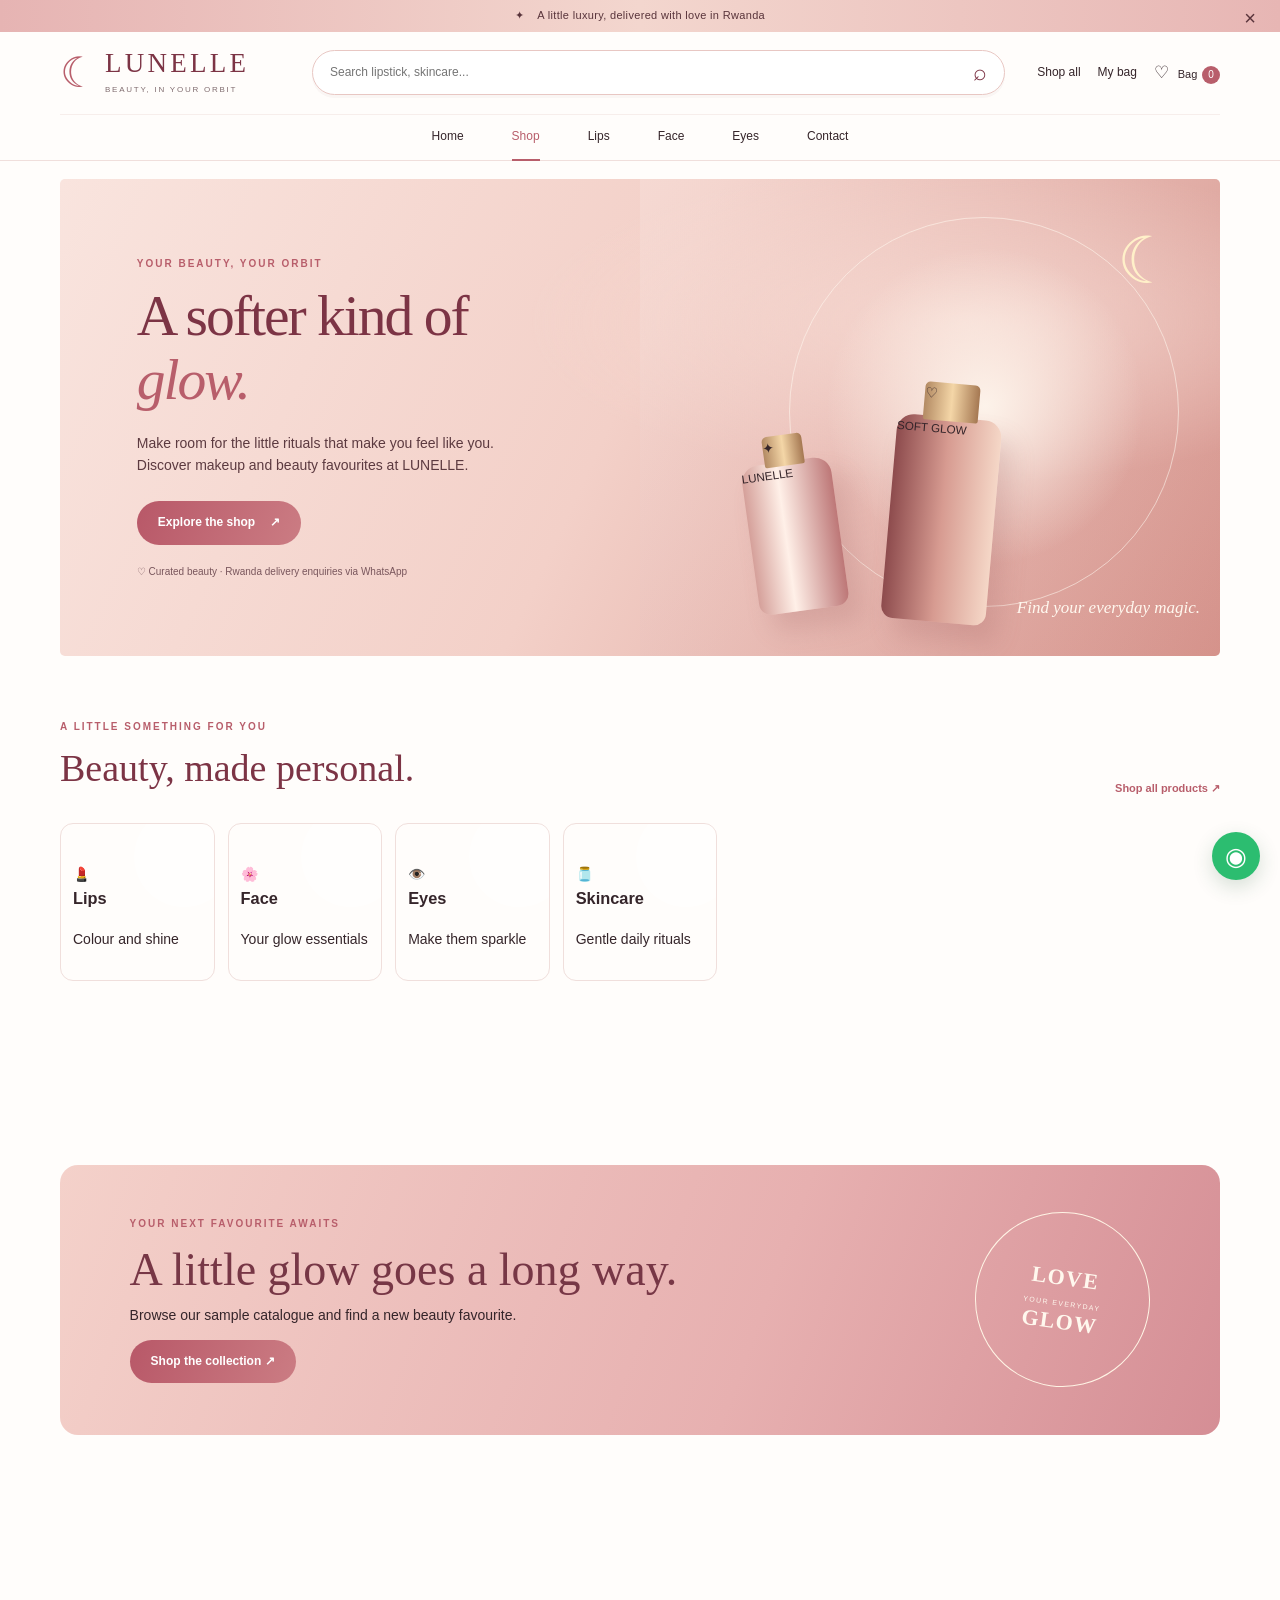
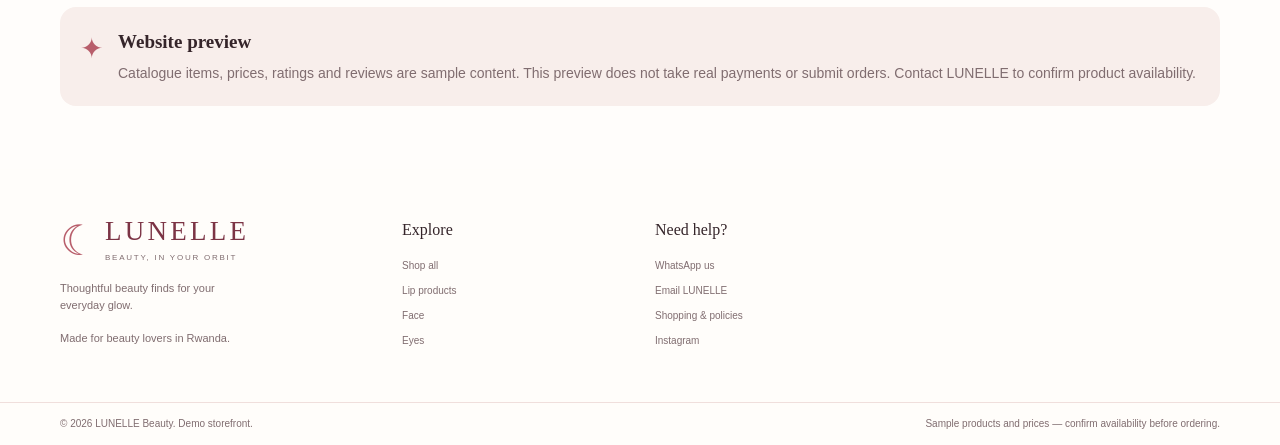
<file: LUNELLE FINAL PRODUCT-version/02-shop-product-version/index.html>
<!doctype html><html lang="en"><head><meta charset="utf-8"><meta name="viewport" content="width=device-width, initial-scale=1"><title>LUNELLE | Beauty, in your orbit</title><link rel="stylesheet" href="styles.css"></head><body><div class="announcement"><span class="announcement-dot">✦</span> A little luxury, delivered with love in Rwanda <button class="announcement-close" aria-label="Close announcement">×</button></div>
<header class="site-header"><div class="header-main container"><a class="brand" href="index.html" aria-label="Lunelle home"><span class="brand-moon">☾</span><span class="brand-copy"><span class="brand-name">LUNELLE</span><span class="brand-tagline">BEAUTY, IN YOUR ORBIT</span></span></a>
<form class="search" id="search-form"><label class="sr-only" for="search-input">Search products</label><input id="search-input" type="search" placeholder="Search lipstick, skincare..." autocomplete="off"><button aria-label="Search">⌕</button></form>
<div class="header-actions"><a class="header-link" href="shop.html">Shop all</a><a class="header-link" href="cart.html">My bag</a><button class="icon-button" id="cart-button" aria-label="View bag">♡ <span class="desktop-label">Bag</span> <span class="cart-count" id="cart-count">0</span></button><button class="menu-toggle" id="menu-toggle" aria-label="Toggle menu">☰</button></div></div>
<nav class="main-nav container" id="main-nav"><a href="index.html">Home</a><a class="active" href="shop.html">Shop</a><a href="shop.html?category=Lips">Lips</a><a href="shop.html?category=Face">Face</a><a href="shop.html?category=Eyes">Eyes</a><a href="#contact">Contact</a></nav></header><main><section class="hero container"><div class="hero-copy"><p class="eyebrow">YOUR BEAUTY, YOUR ORBIT</p><h1>A softer kind of <em>glow.</em></h1><p class="hero-description">Make room for the little rituals that make you feel like you. Discover makeup and beauty favourites at LUNELLE.</p><a class="button button-primary" href="shop.html">Explore the shop <span>↗</span></a><p class="hero-note">♡ Curated beauty · Rwanda delivery enquiries via WhatsApp</p></div><div class="hero-art"><div class="hero-glow"></div><div class="hero-orbit"></div><div class="hero-moon">☾</div><div class="hero-product product-one"><span>✦</span><small>LUNELLE</small></div><div class="hero-product product-two"><span>♡</span><small>SOFT GLOW</small></div><p class="hero-caption">Find your everyday magic.</p></div></section><section class="container section"><div class="section-heading"><div><p class="eyebrow">A LITTLE SOMETHING FOR YOU</p><h2>Beauty, made personal.</h2></div><a class="text-link" href="shop.html">Shop all products ↗</a></div><div class="category-grid"><a class="category-card" href="shop.html?category=Lips"><span class="category-art">💄</span><h3>Lips</h3><p>Colour and shine</p></a><a class="category-card" href="shop.html?category=Face"><span class="category-art">🌸</span><h3>Face</h3><p>Your glow essentials</p></a><a class="category-card" href="shop.html?category=Eyes"><span class="category-art">👁️</span><h3>Eyes</h3><p>Make them sparkle</p></a><a class="category-card" href="shop.html?category=Skincare"><span class="category-art">🫙</span><h3>Skincare</h3><p>Gentle daily rituals</p></a></div></section><section class="container section"><div class="promo"><div><p class="eyebrow">YOUR NEXT FAVOURITE AWAITS</p><h2>A little glow goes a long way.</h2><p>Browse our sample catalogue and find a new beauty favourite.</p><a class="button button-primary" href="shop.html">Shop the collection ↗</a></div><div class="promo-seal"><strong>LOVE</strong><small>YOUR EVERYDAY</small><strong>GLOW</strong></div></div></section><section class="container section"><div class="shop-note"><span>✦</span><div><strong>Website preview</strong><p>Catalogue items, prices, ratings and reviews are sample content. This preview does not take real payments or submit orders. Contact LUNELLE to confirm product availability.</p></div></div></section></main><footer class="site-footer" id="contact"><div class="container footer-grid"><div class="footer-brand"><a class="brand" href="index.html"><span class="brand-moon">☾</span><span class="brand-copy"><span class="brand-name">LUNELLE</span><span class="brand-tagline">BEAUTY, IN YOUR ORBIT</span></span></a><p>Thoughtful beauty finds for your everyday glow.</p><p class="footer-location">Made for beauty lovers in Rwanda.</p></div><div><h3>Explore</h3><a href="shop.html">Shop all</a><a href="shop.html?category=Lips">Lip products</a><a href="shop.html?category=Face">Face</a><a href="shop.html?category=Eyes">Eyes</a></div><div><h3>Need help?</h3><a href="https://wa.me/250780313333" target="_blank" rel="noreferrer">WhatsApp us</a><a href="mailto:graxanairaba@gmail.com">Email LUNELLE</a><a href="help.html">Shopping & policies</a><a href="https://instagram.com/lunelle.rw" target="_blank" rel="noreferrer">Instagram</a></div></div><div class="footer-bottom"><div class="container footer-bottom-inner"><p>© 2026 LUNELLE Beauty. Demo storefront.</p><p>Sample products and prices — confirm availability before ordering.</p></div></div></footer><a class="whatsapp-float" href="https://wa.me/250780313333" target="_blank" rel="noreferrer" aria-label="Chat on WhatsApp">◉</a><div class="toast" id="toast" role="status" aria-live="polite"></div><script src="cart.js"></script><script src="shop.js"></script></body></html>
</file>
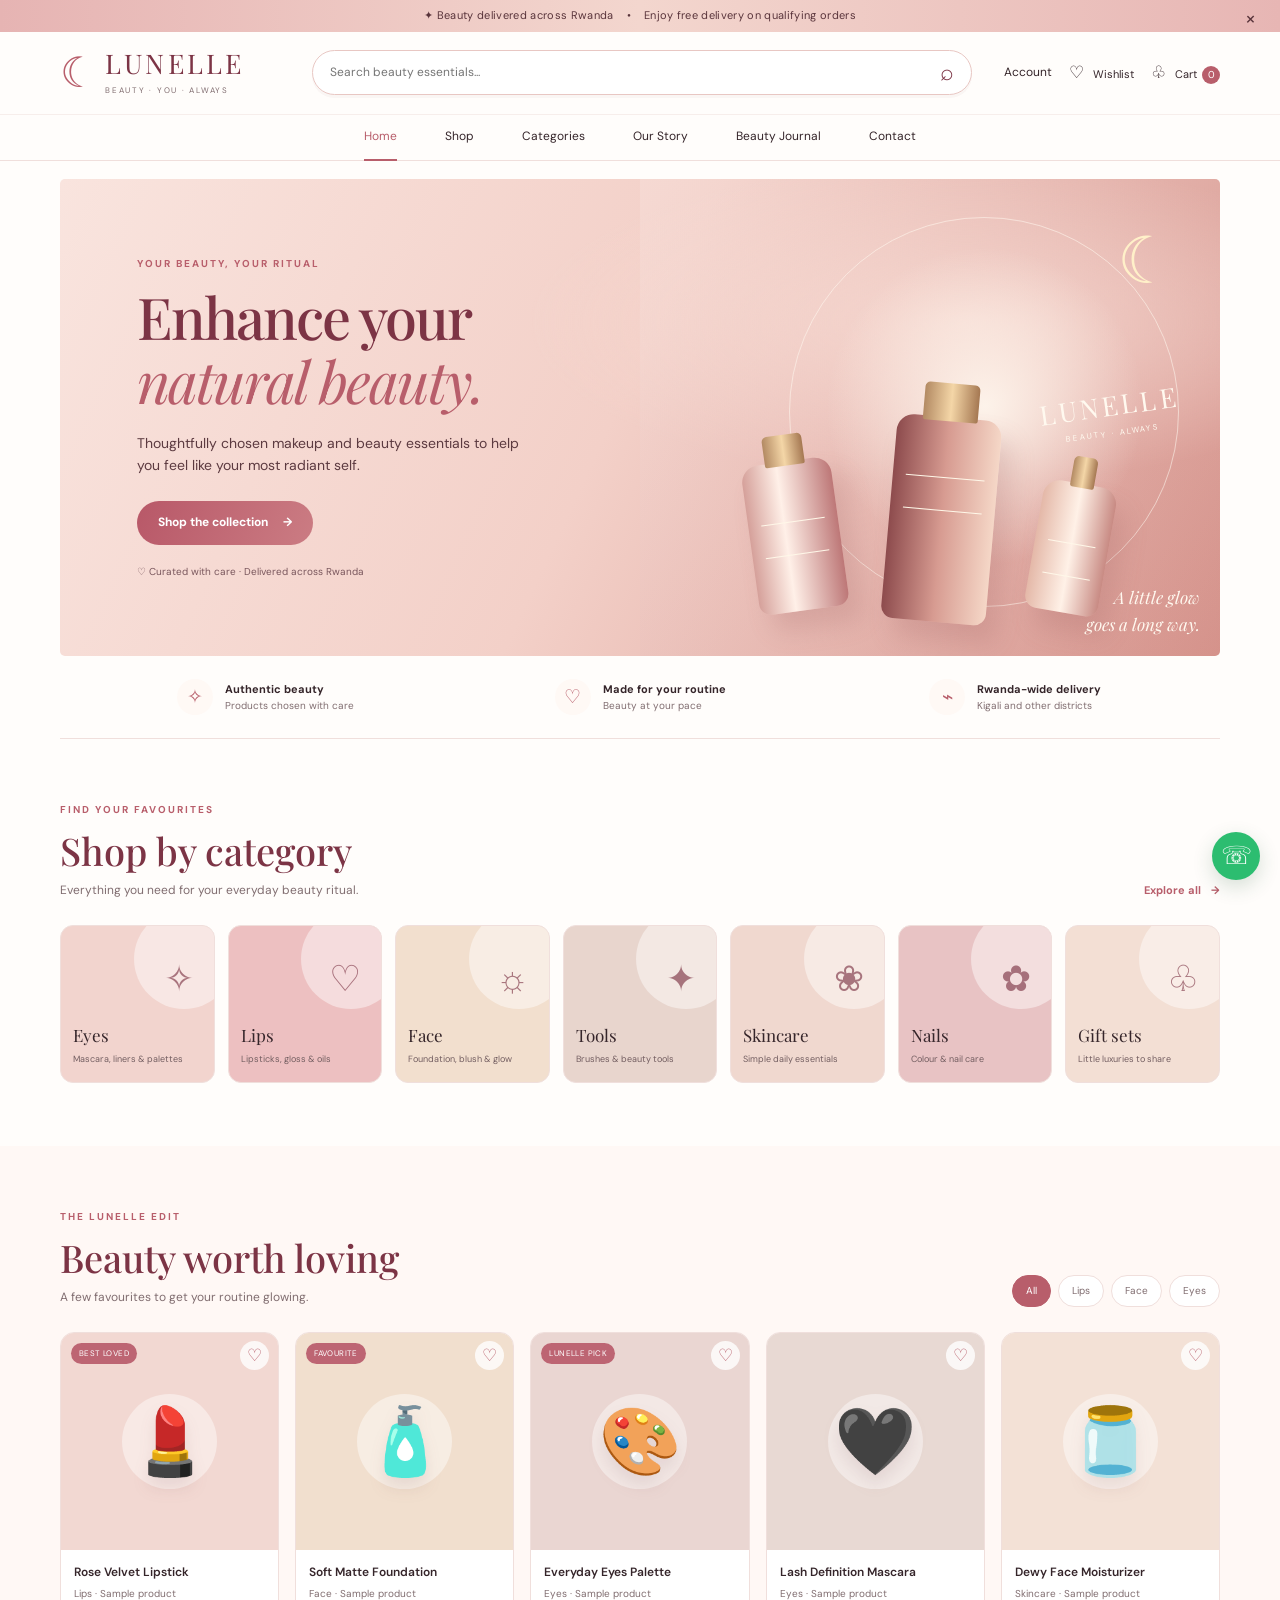
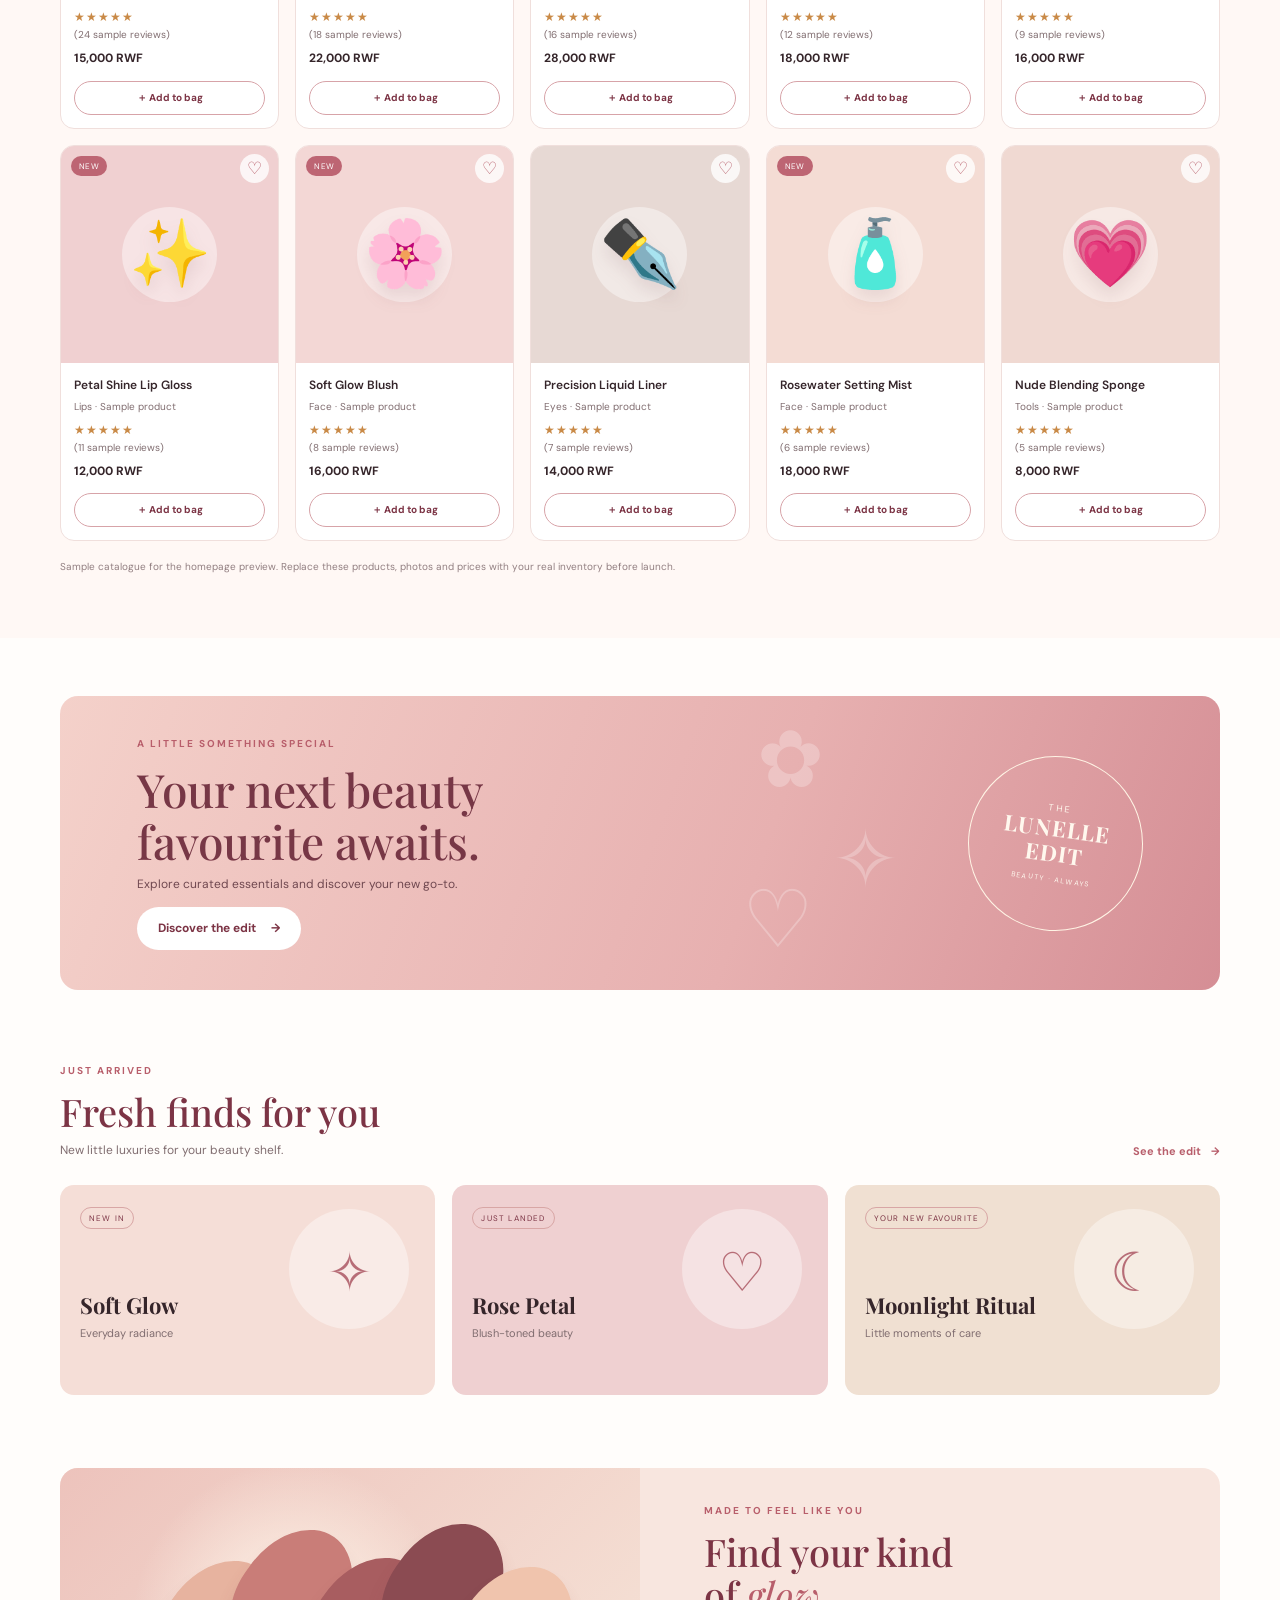
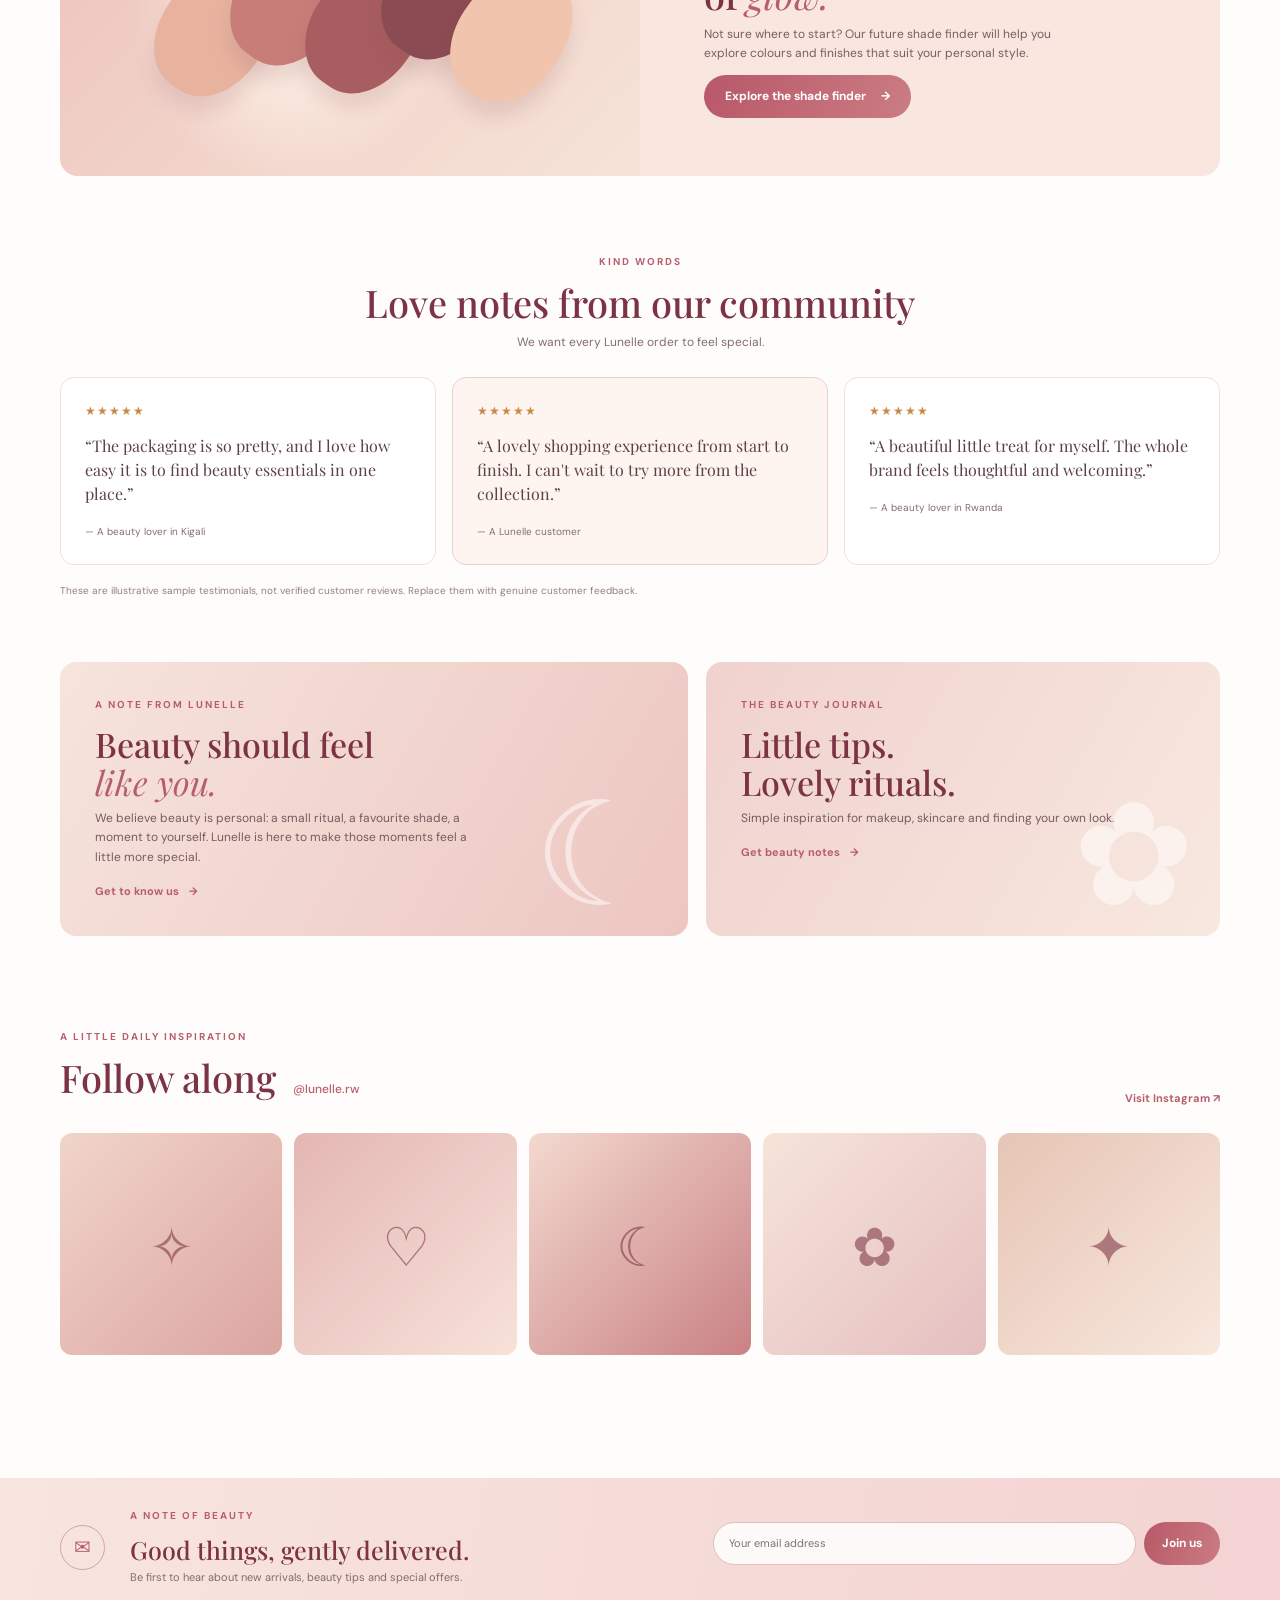
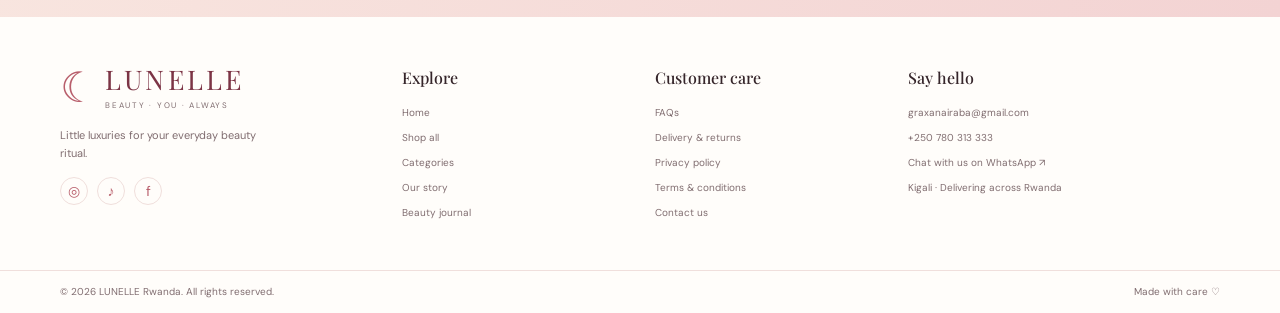
<file: LUNELLE FINAL PRODUCT-version/01-homepage-version/lunelle_homepage/index.html>
<!DOCTYPE html>
<html lang="en">
<head>
  <meta charset="UTF-8">
  <meta name="viewport" content="width=device-width, initial-scale=1.0">
  <meta name="description" content="Discover makeup, skincare and beauty essentials at LUNELLE Rwanda. Beauty, you, always.">
  <meta name="theme-color" content="#fff8f5">
  <title>LUNELLE Rwanda | Beauty, You, Always</title>
  <link rel="preconnect" href="https://fonts.googleapis.com">
  <link rel="preconnect" href="https://fonts.gstatic.com" crossorigin>
  <link href="https://fonts.googleapis.com/css2?family=DM+Sans:wght@400;500;600;700&family=Playfair+Display:wght@400;500;600;700&display=swap" rel="stylesheet">
  <link rel="stylesheet" href="styles.css">
</head>
<body>
  <!-- Promotional announcement -->
  <div class="announcement">
    <span>✦ Beauty delivered across Rwanda</span>
    <span class="announcement-dot">•</span>
    <span>Enjoy free delivery on qualifying orders</span>
    <button class="announcement-close" aria-label="Dismiss announcement">×</button>
  </div>

  <!-- Main header and navigation -->
  <header class="site-header">
    <div class="header-main container">
      <a class="brand" href="#home" aria-label="LUNELLE homepage">
        <span class="brand-moon" aria-hidden="true">☾</span>
        <span class="brand-copy"><span class="brand-name">LUNELLE</span><span class="brand-tagline">BEAUTY · YOU · ALWAYS</span></span>
      </a>
      <form class="search" id="search-form" role="search">
        <label class="sr-only" for="search-input">Search products</label>
        <input id="search-input" type="search" placeholder="Search beauty essentials..." autocomplete="off">
        <button type="submit" aria-label="Search">⌕</button>
        <div id="search-suggestions" class="suggestions" hidden></div>
      </form>
      <div class="header-actions">
        <a href="#account" class="header-link">Account</a>
        <button class="icon-button" id="wishlist-button" aria-label="Wishlist">♡ <span class="desktop-label">Wishlist</span></button>
        <button class="icon-button" id="cart-button" aria-label="Shopping cart">♧ <span class="desktop-label">Cart</span> <span class="cart-count" id="cart-count">0</span></button>
      </div>
      <button class="menu-toggle" id="menu-toggle" aria-label="Open navigation" aria-expanded="false">☰</button>
    </div>
    <nav class="main-nav" id="main-nav" aria-label="Main navigation">
      <a class="active" href="#home">Home</a>
      <a href="#shop">Shop</a>
      <a href="#categories">Categories</a>
      <a href="#about">Our Story</a>
      <a href="#journal">Beauty Journal</a>
      <a href="#contact">Contact</a>
    </nav>
  </header>

  <main id="home">
    <!-- Homepage hero -->
    <section class="hero container">
      <div class="hero-copy">
        <p class="eyebrow">YOUR BEAUTY, YOUR RITUAL</p>
        <h1>Enhance your<br><em>natural beauty.</em></h1>
        <p class="hero-description">Thoughtfully chosen makeup and beauty essentials to help you feel like your most radiant self.</p>
        <a class="button button-primary" href="#shop">Shop the collection <span aria-hidden="true">→</span></a>
        <p class="hero-note">♡ Curated with care · Delivered across Rwanda</p>
      </div>
      <div class="hero-art" role="img" aria-label="Soft blush and cream beauty campaign artwork">
        <div class="hero-glow"></div>
        <div class="hero-orbit"></div>
        <div class="hero-moon">☾</div>
        <div class="hero-product product-one"><span></span><i></i></div>
        <div class="hero-product product-two"><span></span><i></i></div>
        <div class="hero-product product-three"><span></span><i></i></div>
        <div class="hero-stamp">LUNELLE<small>BEAUTY · ALWAYS</small></div>
        <div class="hero-caption">A little glow<br>goes a long way.</div>
      </div>
    </section>

    <!-- Trust strip -->
    <section class="trust-strip container" aria-label="Shopping benefits">
      <div><span class="trust-icon">✧</span><span><strong>Authentic beauty</strong><small>Products chosen with care</small></span></div>
      <div><span class="trust-icon">♡</span><span><strong>Made for your routine</strong><small>Beauty at your pace</small></span></div>
      <div><span class="trust-icon">⌁</span><span><strong>Rwanda-wide delivery</strong><small>Kigali and other districts</small></span></div>
    </section>

    <!-- Category cards -->
    <section class="section container" id="categories">
      <div class="section-heading">
        <div><p class="eyebrow">FIND YOUR FAVOURITES</p><h2>Shop by category</h2><p class="section-subtitle">Everything you need for your everyday beauty ritual.</p></div>
        <a class="text-link" href="#shop">Explore all <span>→</span></a>
      </div>
      <div class="category-grid">
        <a class="category-card category-eyes" href="#shop" data-category="Eyes"><span class="category-symbol">✧</span><span class="category-title">Eyes</span><span class="category-description">Mascara, liners & palettes</span></a>
        <a class="category-card category-lips" href="#shop" data-category="Lips"><span class="category-symbol">♡</span><span class="category-title">Lips</span><span class="category-description">Lipsticks, gloss & oils</span></a>
        <a class="category-card category-face" href="#shop" data-category="Face"><span class="category-symbol">☼</span><span class="category-title">Face</span><span class="category-description">Foundation, blush & glow</span></a>
        <a class="category-card category-tools" href="#shop" data-category="Tools"><span class="category-symbol">✦</span><span class="category-title">Tools</span><span class="category-description">Brushes & beauty tools</span></a>
        <a class="category-card category-skin" href="#shop" data-category="Skincare"><span class="category-symbol">❀</span><span class="category-title">Skincare</span><span class="category-description">Simple daily essentials</span></a>
        <a class="category-card category-nails" href="#shop" data-category="Nails"><span class="category-symbol">✿</span><span class="category-title">Nails</span><span class="category-description">Colour & nail care</span></a>
        <a class="category-card category-gifts" href="#shop" data-category="Gift Sets"><span class="category-symbol">♧</span><span class="category-title">Gift sets</span><span class="category-description">Little luxuries to share</span></a>
      </div>
    </section>

    <!-- Featured products -->
    <section class="section section-tinted" id="shop">
      <div class="container">
        <div class="section-heading">
          <div><p class="eyebrow">THE LUNELLE EDIT</p><h2>Beauty worth loving</h2><p class="section-subtitle">A few favourites to get your routine glowing.</p></div>
          <div class="product-controls"><button class="filter-chip active" data-filter="all">All</button><button class="filter-chip" data-filter="Lips">Lips</button><button class="filter-chip" data-filter="Face">Face</button><button class="filter-chip" data-filter="Eyes">Eyes</button></div>
        </div>
        <div class="product-grid" id="product-grid">
          <!-- Product cards are rendered from the JavaScript sample catalogue. -->
        </div>
        <p class="demo-note">Sample catalogue for the homepage preview. Replace these products, photos and prices with your real inventory before launch.</p>
      </div>
    </section>

    <!-- Promotion banner -->
    <section class="promo container">
      <div class="promo-decoration" aria-hidden="true"><span>✿</span><span>✧</span><span>♡</span></div>
      <div class="promo-copy"><p class="eyebrow">A LITTLE SOMETHING SPECIAL</p><h2>Your next beauty<br>favourite awaits.</h2><p>Explore curated essentials and discover your new go-to.</p><a class="button button-light" href="#shop">Discover the edit <span>→</span></a></div>
      <div class="promo-seal"><span>THE</span><strong>LUNELLE<br>EDIT</strong><small>BEAUTY · ALWAYS</small></div>
    </section>

    <!-- New arrivals -->
    <section class="section container">
      <div class="section-heading">
        <div><p class="eyebrow">JUST ARRIVED</p><h2>Fresh finds for you</h2><p class="section-subtitle">New little luxuries for your beauty shelf.</p></div>
        <a class="text-link" href="#shop">See the edit <span>→</span></a>
      </div>
      <div class="arrival-grid">
        <article class="arrival-card arrival-one"><span class="arrival-label">NEW IN</span><div class="arrival-art">✧</div><h3>Soft Glow</h3><p>Everyday radiance</p></article>
        <article class="arrival-card arrival-two"><span class="arrival-label">JUST LANDED</span><div class="arrival-art">♡</div><h3>Rose Petal</h3><p>Blush-toned beauty</p></article>
        <article class="arrival-card arrival-three"><span class="arrival-label">YOUR NEW FAVOURITE</span><div class="arrival-art">☾</div><h3>Moonlight Ritual</h3><p>Little moments of care</p></article>
      </div>
    </section>

    <!-- Shade quiz feature -->
    <section class="shade-feature container">
      <div class="shade-art" aria-hidden="true"><span class="shade-dot dot-one"></span><span class="shade-dot dot-two"></span><span class="shade-dot dot-three"></span><span class="shade-dot dot-four"></span><span class="shade-dot dot-five"></span></div>
      <div class="shade-copy"><p class="eyebrow">MADE TO FEEL LIKE YOU</p><h2>Find your kind<br>of <em>glow.</em></h2><p>Not sure where to start? Our future shade finder will help you explore colours and finishes that suit your personal style.</p><button class="button button-primary" id="quiz-button">Explore the shade finder <span>→</span></button><p class="small-note" id="quiz-message" aria-live="polite"></p></div>
    </section>

    <!-- Customer testimonials -->
    <section class="section container" id="reviews">
      <div class="section-heading centered"><div><p class="eyebrow">KIND WORDS</p><h2>Love notes from our community</h2><p class="section-subtitle">We want every Lunelle order to feel special.</p></div></div>
      <div class="review-grid">
        <article class="review-card"><div class="stars" aria-label="5 out of 5 stars">★★★★★</div><blockquote>“The packaging is so pretty, and I love how easy it is to find beauty essentials in one place.”</blockquote><p class="review-author">— A beauty lover in Kigali</p></article>
        <article class="review-card featured-review"><div class="stars" aria-label="5 out of 5 stars">★★★★★</div><blockquote>“A lovely shopping experience from start to finish. I can't wait to try more from the collection.”</blockquote><p class="review-author">— A Lunelle customer</p></article>
        <article class="review-card"><div class="stars" aria-label="5 out of 5 stars">★★★★★</div><blockquote>“A beautiful little treat for myself. The whole brand feels thoughtful and welcoming.”</blockquote><p class="review-author">— A beauty lover in Rwanda</p></article>
      </div>
      <p class="demo-note">These are illustrative sample testimonials, not verified customer reviews. Replace them with genuine customer feedback.</p>
    </section>

    <!-- Brand story and journal -->
    <section class="story-grid container" id="about">
      <article class="story-card story-main"><p class="eyebrow">A NOTE FROM LUNELLE</p><h2>Beauty should feel<br><em>like you.</em></h2><p>We believe beauty is personal: a small ritual, a favourite shade, a moment to yourself. Lunelle is here to make those moments feel a little more special.</p><a href="#contact" class="text-link">Get to know us <span>→</span></a><div class="story-moon">☾</div></article>
      <article class="story-card journal-card" id="journal"><p class="eyebrow">THE BEAUTY JOURNAL</p><h2>Little tips.<br>Lovely rituals.</h2><p>Simple inspiration for makeup, skincare and finding your own look.</p><a href="#newsletter" class="text-link">Get beauty notes <span>→</span></a><div class="journal-flower">✿</div></article>
    </section>

    <!-- Instagram gallery -->
    <section class="section container instagram-section">
      <div class="section-heading"><div><p class="eyebrow">A LITTLE DAILY INSPIRATION</p><h2>Follow along <span class="instagram-handle">@lunelle.rw</span></h2></div><a class="text-link" href="https://instagram.com/lunelle.rw" target="_blank" rel="noopener noreferrer">Visit Instagram ↗</a></div>
      <div class="social-gallery">
        <a href="https://instagram.com/lunelle.rw" target="_blank" rel="noopener noreferrer" class="social-tile tile-one" aria-label="Visit Lunelle on Instagram"><span>✧</span></a>
        <a href="https://instagram.com/lunelle.rw" target="_blank" rel="noopener noreferrer" class="social-tile tile-two" aria-label="Visit Lunelle on Instagram"><span>♡</span></a>
        <a href="https://instagram.com/lunelle.rw" target="_blank" rel="noopener noreferrer" class="social-tile tile-three" aria-label="Visit Lunelle on Instagram"><span>☾</span></a>
        <a href="https://instagram.com/lunelle.rw" target="_blank" rel="noopener noreferrer" class="social-tile tile-four" aria-label="Visit Lunelle on Instagram"><span>✿</span></a>
        <a href="https://instagram.com/lunelle.rw" target="_blank" rel="noopener noreferrer" class="social-tile tile-five" aria-label="Visit Lunelle on Instagram"><span>✦</span></a>
      </div>
    </section>

    <!-- Newsletter -->
    <section class="newsletter-section" id="newsletter">
      <div class="container newsletter">
        <div class="newsletter-icon">✉</div>
        <div class="newsletter-copy"><p class="eyebrow">A NOTE OF BEAUTY</p><h2>Good things, gently delivered.</h2><p>Be first to hear about new arrivals, beauty tips and special offers.</p></div>
        <form id="newsletter-form" class="newsletter-form"><label class="sr-only" for="newsletter-email">Your email address</label><input id="newsletter-email" type="email" placeholder="Your email address" required><button class="button button-primary" type="submit">Join us</button><p id="newsletter-message" class="form-message" aria-live="polite"></p></form>
      </div>
    </section>
  </main>

  <!-- Footer with store details and policies -->
  <footer class="site-footer" id="contact">
    <div class="container footer-grid">
      <div class="footer-brand"><a class="brand" href="#home"><span class="brand-moon">☾</span><span class="brand-copy"><span class="brand-name">LUNELLE</span><span class="brand-tagline">BEAUTY · YOU · ALWAYS</span></span></a><p>Little luxuries for your everyday beauty ritual.</p><div class="footer-social"><a href="https://instagram.com/lunelle.rw" aria-label="Instagram" target="_blank" rel="noopener noreferrer">◎</a><a href="#" aria-label="TikTok placeholder">♪</a><a href="#" aria-label="Facebook placeholder">f</a></div></div>
      <div><h3>Explore</h3><a href="#home">Home</a><a href="#shop">Shop all</a><a href="#categories">Categories</a><a href="#about">Our story</a><a href="#journal">Beauty journal</a></div>
      <div><h3>Customer care</h3><a href="#faq">FAQs</a><a href="#delivery">Delivery & returns</a><a href="#privacy">Privacy policy</a><a href="#terms">Terms & conditions</a><a href="mailto:graxanairaba@gmail.com">Contact us</a></div>
      <div><h3>Say hello</h3><a href="mailto:graxanairaba@gmail.com">graxanairaba@gmail.com</a><a href="tel:+250780313333">+250 780 313 333</a><a href="https://wa.me/250780313333?text=Hello%20Lunelle%2C%20I%20have%20a%20question." target="_blank" rel="noopener noreferrer">Chat with us on WhatsApp ↗</a><p class="footer-location">Kigali · Delivering across Rwanda</p></div>
    </div>
    <div class="footer-bottom"><div class="container footer-bottom-inner"><p>© <span id="year"></span> LUNELLE Rwanda. All rights reserved.</p><p>Made with care ♡</p></div></div>
  </footer>

  <!-- WhatsApp quick contact -->
  <a class="whatsapp-float" href="https://wa.me/250780313333?text=Hello%20Lunelle%2C%20I%20would%20like%20to%20know%20more." target="_blank" rel="noopener noreferrer" aria-label="Chat with Lunelle on WhatsApp">☏</a>
  <div class="toast" id="toast" role="status" aria-live="polite"></div>
  <script src="script.js"></script>
</body>
</html>
</file>
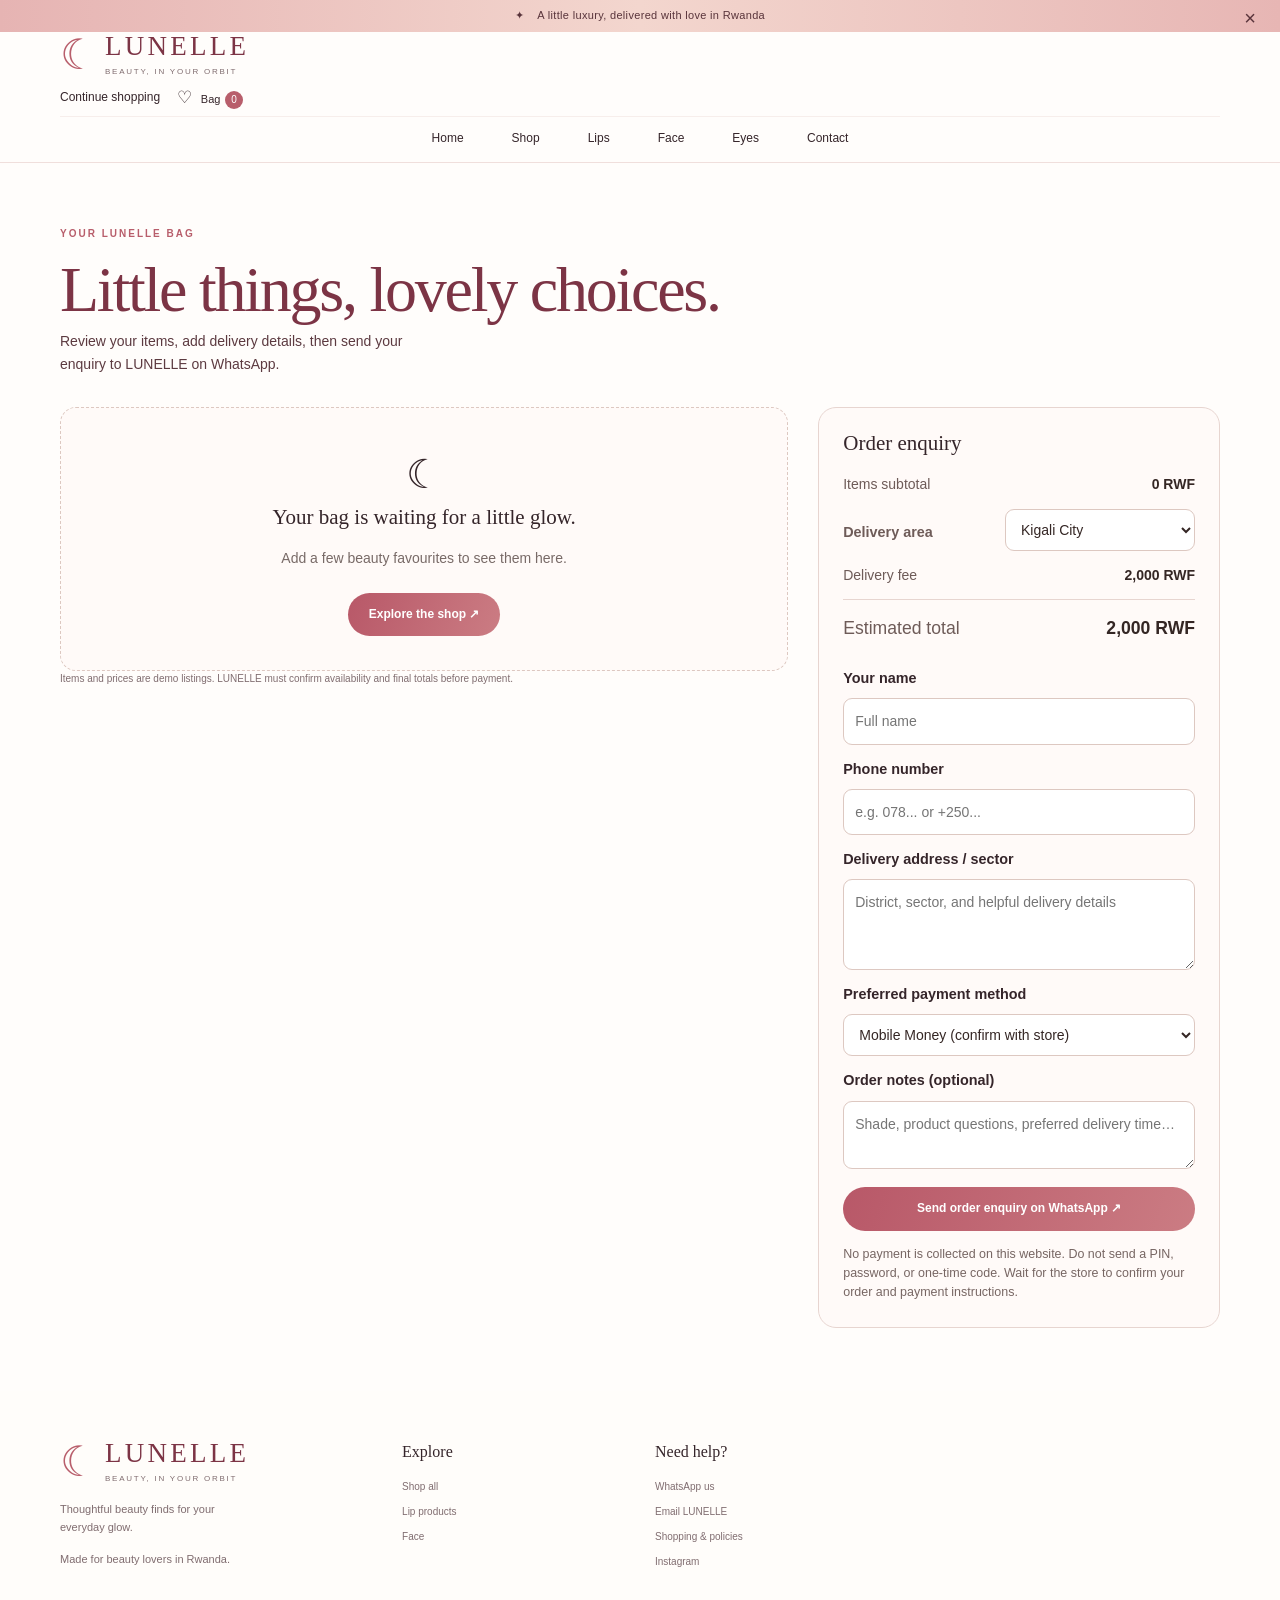
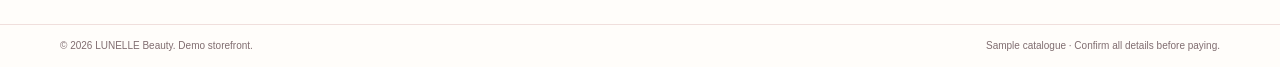
<file: LUNELLE FINAL PRODUCT-version/02-shop-product-version/cart.html>
<!doctype html><html lang="en"><head><meta charset="utf-8"><meta name="viewport" content="width=device-width, initial-scale=1"><meta name="description" content="Review your LUNELLE beauty bag and send an order enquiry in Rwanda."><title>Your Bag | LUNELLE Rwanda</title><link rel="stylesheet" href="styles.css"><link rel="stylesheet" href="cart.css"></head><body><div class="announcement"><span class="announcement-dot">✦</span> A little luxury, delivered with love in Rwanda <button class="announcement-close" aria-label="Close announcement">×</button></div><header class="site-header"><div class="container header-inner"><a class="brand" href="index.html"><span class="brand-moon">☾</span><span class="brand-copy"><span class="brand-name">LUNELLE</span><span class="brand-tagline">BEAUTY, IN YOUR ORBIT</span></span></a><div class="header-actions"><a class="header-link" href="shop.html">Continue shopping</a><button class="icon-button" id="cart-button" aria-label="View bag">♡ <span class="desktop-label">Bag</span> <span class="cart-count" id="cart-count">0</span></button><button class="menu-toggle" id="menu-toggle" aria-label="Toggle menu">☰</button></div></div><nav class="main-nav container" id="main-nav"><a href="index.html">Home</a><a href="shop.html">Shop</a><a href="shop.html?category=Lips">Lips</a><a href="shop.html?category=Face">Face</a><a href="shop.html?category=Eyes">Eyes</a><a href="index.html#contact">Contact</a></nav></header><main class="container section cart-page"><p class="eyebrow">YOUR LUNELLE BAG</p><h1>Little things, lovely choices.</h1><p class="hero-description">Review your items, add delivery details, then send your enquiry to LUNELLE on WhatsApp.</p><div class="cart-layout"><section><div id="cart-items" class="cart-items"></div><p class="product-meta">Items and prices are demo listings. LUNELLE must confirm availability and final totals before payment.</p></section><aside class="checkout-card"><h2>Order enquiry</h2><div class="totals"><span>Items subtotal</span><strong id="subtotal">0 RWF</strong></div><div class="totals"><label for="district">Delivery area</label><select id="district"><option value="Kigali">Kigali City</option><option value="nearby">Nearby districts (confirm fee)</option><option value="other">Other district (confirm fee)</option></select></div><div class="totals"><span>Delivery fee</span><strong id="delivery">To confirm</strong></div><div class="totals total-line"><span>Estimated total</span><strong id="grand-total">To confirm</strong></div><form id="order-form"><label for="customer-name">Your name</label><input id="customer-name" name="name" required maxlength="80" placeholder="Full name"><label for="customer-phone">Phone number</label><input id="customer-phone" name="phone" required inputmode="tel" maxlength="25" placeholder="e.g. 078... or +250..."><label for="customer-address">Delivery address / sector</label><textarea id="customer-address" name="address" required rows="3" maxlength="300" placeholder="District, sector, and helpful delivery details"></textarea><label for="payment">Preferred payment method</label><select id="payment" name="payment"><option>Mobile Money (confirm with store)</option><option>Bank transfer (confirm with store)</option><option>Pay on delivery (if available)</option><option>Other / ask me</option></select><label for="notes">Order notes (optional)</label><textarea id="notes" name="notes" rows="2" maxlength="300" placeholder="Shade, product questions, preferred delivery time…"></textarea><button class="button button-primary order-submit" type="submit">Send order enquiry on WhatsApp ↗</button></form><p class="small-print">No payment is collected on this website. Do not send a PIN, password, or one-time code. Wait for the store to confirm your order and payment instructions.</p></aside></div></main><footer class="site-footer" id="contact"><div class="container footer-grid"><div class="footer-brand"><a class="brand" href="index.html"><span class="brand-moon">☾</span><span class="brand-copy"><span class="brand-name">LUNELLE</span><span class="brand-tagline">BEAUTY, IN YOUR ORBIT</span></span></a><p>Thoughtful beauty finds for your everyday glow.</p><p class="footer-location">Made for beauty lovers in Rwanda.</p></div><div><h3>Explore</h3><a href="shop.html">Shop all</a><a href="shop.html?category=Lips">Lip products</a><a href="shop.html?category=Face">Face</a></div><div><h3>Need help?</h3><a href="https://wa.me/250780313333" target="_blank" rel="noopener noreferrer">WhatsApp us</a><a href="mailto:graxanairaba@gmail.com">Email LUNELLE</a><a href="help.html">Shopping & policies</a><a href="https://instagram.com/lunelle.rw" target="_blank" rel="noopener noreferrer">Instagram</a></div></div><div class="footer-bottom"><div class="container footer-bottom-inner"><p>© 2026 LUNELLE Beauty. Demo storefront.</p><p>Sample catalogue · Confirm all details before paying.</p></div></div></footer><div class="toast" id="toast" role="status" aria-live="polite"></div><script src="cart.js"></script><script src="cart-page.js"></script></body></html>
</file>
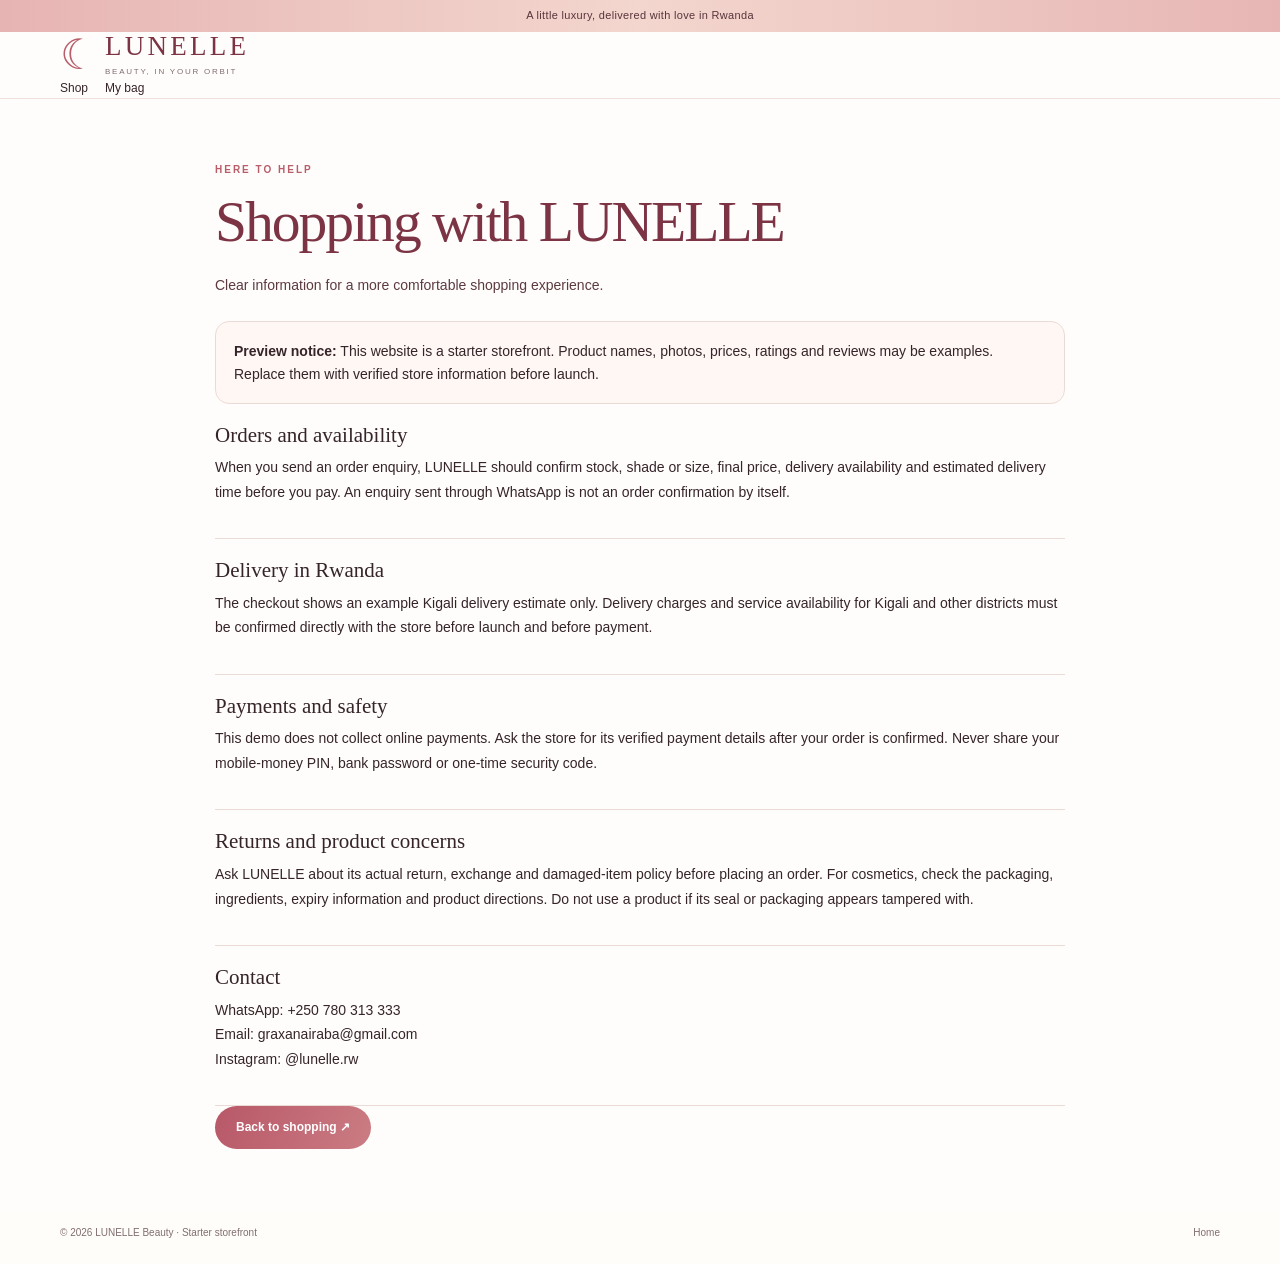
<file: LUNELLE FINAL PRODUCT-version/02-shop-product-version/help.html>
<!doctype html><html lang="en"><head><meta charset="utf-8"><meta name="viewport" content="width=device-width, initial-scale=1"><title>Help & Store Policies | LUNELLE</title><link rel="stylesheet" href="styles.css"><style>.policy-wrap{max-width:850px;margin:auto}.policy-wrap h1,.policy-wrap h2{font-family:Georgia,serif;font-weight:500}.policy-block{padding:20px 0;border-bottom:1px solid #eadbd6;line-height:1.75}.policy-block h2{margin-bottom:8px}.policy-note{background:#fff7f4;border:1px solid #eadbd6;border-radius:14px;padding:18px}</style></head><body><div class="announcement">A little luxury, delivered with love in Rwanda</div><header class="site-header"><div class="container header-inner"><a class="brand" href="index.html"><span class="brand-moon">☾</span><span class="brand-copy"><span class="brand-name">LUNELLE</span><span class="brand-tagline">BEAUTY, IN YOUR ORBIT</span></span></a><div class="header-actions"><a class="header-link" href="shop.html">Shop</a><a class="header-link" href="cart.html">My bag</a></div></div></header><main class="container section policy-wrap"><p class="eyebrow">HERE TO HELP</p><h1>Shopping with LUNELLE</h1><p class="hero-description">Clear information for a more comfortable shopping experience.</p><div class="policy-note"><strong>Preview notice:</strong> This website is a starter storefront. Product names, photos, prices, ratings and reviews may be examples. Replace them with verified store information before launch.</div><section class="policy-block"><h2>Orders and availability</h2><p>When you send an order enquiry, LUNELLE should confirm stock, shade or size, final price, delivery availability and estimated delivery time before you pay. An enquiry sent through WhatsApp is not an order confirmation by itself.</p></section><section class="policy-block"><h2>Delivery in Rwanda</h2><p>The checkout shows an example Kigali delivery estimate only. Delivery charges and service availability for Kigali and other districts must be confirmed directly with the store before launch and before payment.</p></section><section class="policy-block"><h2>Payments and safety</h2><p>This demo does not collect online payments. Ask the store for its verified payment details after your order is confirmed. Never share your mobile-money PIN, bank password or one-time security code.</p></section><section class="policy-block"><h2>Returns and product concerns</h2><p>Ask LUNELLE about its actual return, exchange and damaged-item policy before placing an order. For cosmetics, check the packaging, ingredients, expiry information and product directions. Do not use a product if its seal or packaging appears tampered with.</p></section><section class="policy-block"><h2>Contact</h2><p>WhatsApp: <a href="https://wa.me/250780313333" target="_blank" rel="noopener noreferrer">+250 780 313 333</a><br>Email: <a href="mailto:graxanairaba@gmail.com">graxanairaba@gmail.com</a><br>Instagram: <a href="https://instagram.com/lunelle.rw" target="_blank" rel="noopener noreferrer">@lunelle.rw</a></p></section><a class="button button-primary" href="shop.html">Back to shopping ↗</a></main><footer class="site-footer"><div class="container footer-bottom-inner"><p>© 2026 LUNELLE Beauty · Starter storefront</p><a href="index.html">Home</a></div></footer></body></html>
</file>
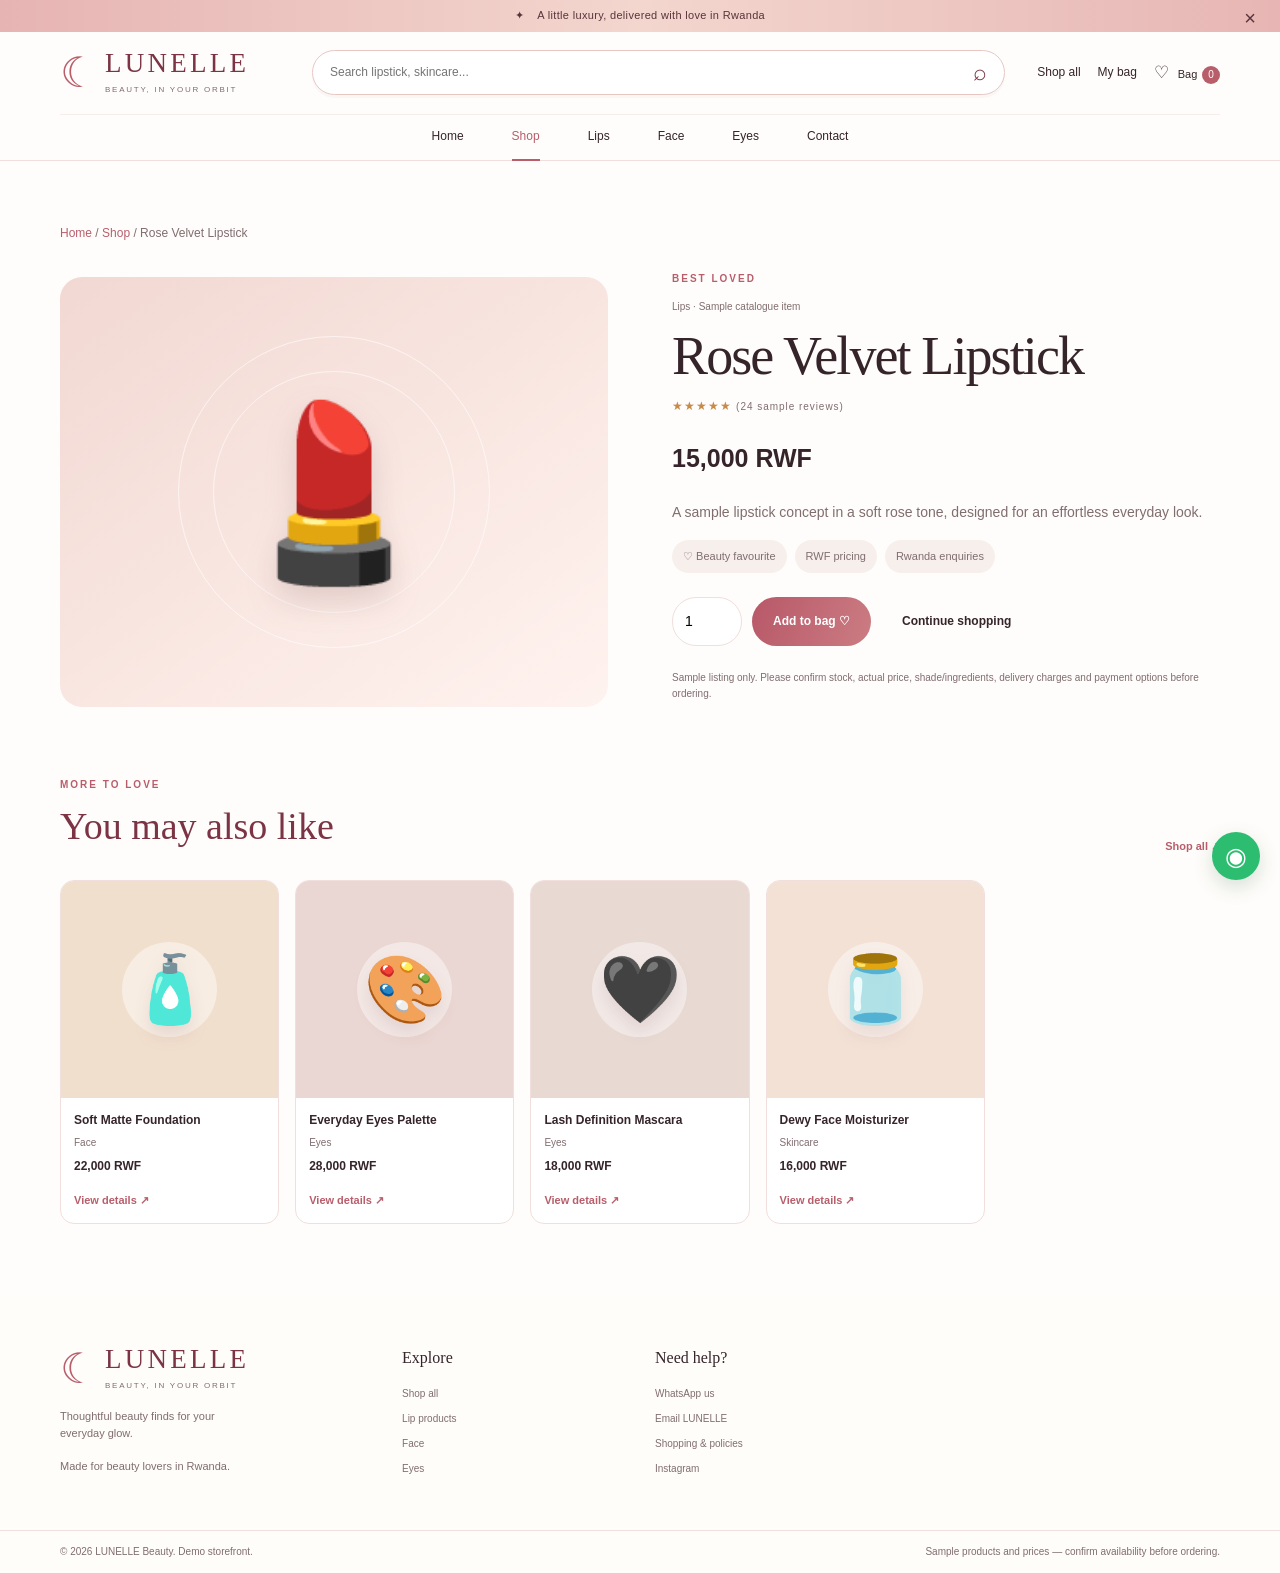
<file: LUNELLE FINAL PRODUCT-version/02-shop-product-version/product.html>
<!doctype html><html lang="en"><head><meta charset="utf-8"><meta name="viewport" content="width=device-width, initial-scale=1"><meta name="description" content="Product details at LUNELLE beauty store Rwanda."><title>Product | LUNELLE Rwanda</title><link rel="stylesheet" href="styles.css"></head><body><div class="announcement"><span class="announcement-dot">✦</span> A little luxury, delivered with love in Rwanda <button class="announcement-close" aria-label="Close announcement">×</button></div>
<header class="site-header"><div class="header-main container"><a class="brand" href="index.html" aria-label="Lunelle home"><span class="brand-moon">☾</span><span class="brand-copy"><span class="brand-name">LUNELLE</span><span class="brand-tagline">BEAUTY, IN YOUR ORBIT</span></span></a>
<form class="search" id="search-form"><label class="sr-only" for="search-input">Search products</label><input id="search-input" type="search" placeholder="Search lipstick, skincare..." autocomplete="off"><button aria-label="Search">⌕</button></form>
<div class="header-actions"><a class="header-link" href="shop.html">Shop all</a><a class="header-link" href="cart.html">My bag</a><button class="icon-button" id="cart-button" aria-label="View bag">♡ <span class="desktop-label">Bag</span> <span class="cart-count" id="cart-count">0</span></button><button class="menu-toggle" id="menu-toggle" aria-label="Toggle menu">☰</button></div></div>
<nav class="main-nav container" id="main-nav"><a href="index.html">Home</a><a class="active" href="shop.html">Shop</a><a href="shop.html?category=Lips">Lips</a><a href="shop.html?category=Face">Face</a><a href="shop.html?category=Eyes">Eyes</a><a href="#contact">Contact</a></nav></header><main class="container section"><p class="breadcrumbs"><a href="index.html">Home</a> / <a href="shop.html">Shop</a> / <span id="crumb-name">Product</span></p><div class="product-detail" id="product-detail"><div class="detail-visual"><span class="detail-emoji">✦</span></div><div class="detail-copy"><p class="eyebrow">THE LUNELLE EDIT</p><h1>Loading product…</h1></div></div><section class="section related-section"><div class="section-heading"><div><p class="eyebrow">MORE TO LOVE</p><h2>You may also like</h2></div><a class="text-link" href="shop.html">Shop all ↗</a></div><div class="product-grid" id="related-grid"></div></section></main><footer class="site-footer" id="contact"><div class="container footer-grid"><div class="footer-brand"><a class="brand" href="index.html"><span class="brand-moon">☾</span><span class="brand-copy"><span class="brand-name">LUNELLE</span><span class="brand-tagline">BEAUTY, IN YOUR ORBIT</span></span></a><p>Thoughtful beauty finds for your everyday glow.</p><p class="footer-location">Made for beauty lovers in Rwanda.</p></div><div><h3>Explore</h3><a href="shop.html">Shop all</a><a href="shop.html?category=Lips">Lip products</a><a href="shop.html?category=Face">Face</a><a href="shop.html?category=Eyes">Eyes</a></div><div><h3>Need help?</h3><a href="https://wa.me/250780313333" target="_blank" rel="noreferrer">WhatsApp us</a><a href="mailto:graxanairaba@gmail.com">Email LUNELLE</a><a href="help.html">Shopping & policies</a><a href="https://instagram.com/lunelle.rw" target="_blank" rel="noreferrer">Instagram</a></div></div><div class="footer-bottom"><div class="container footer-bottom-inner"><p>© 2026 LUNELLE Beauty. Demo storefront.</p><p>Sample products and prices — confirm availability before ordering.</p></div></div></footer><a class="whatsapp-float" href="https://wa.me/250780313333" target="_blank" rel="noreferrer" aria-label="Chat on WhatsApp">◉</a><div class="toast" id="toast" role="status" aria-live="polite"></div><script src="cart.js"></script><script src="product.js"></script></body></html>
</file>
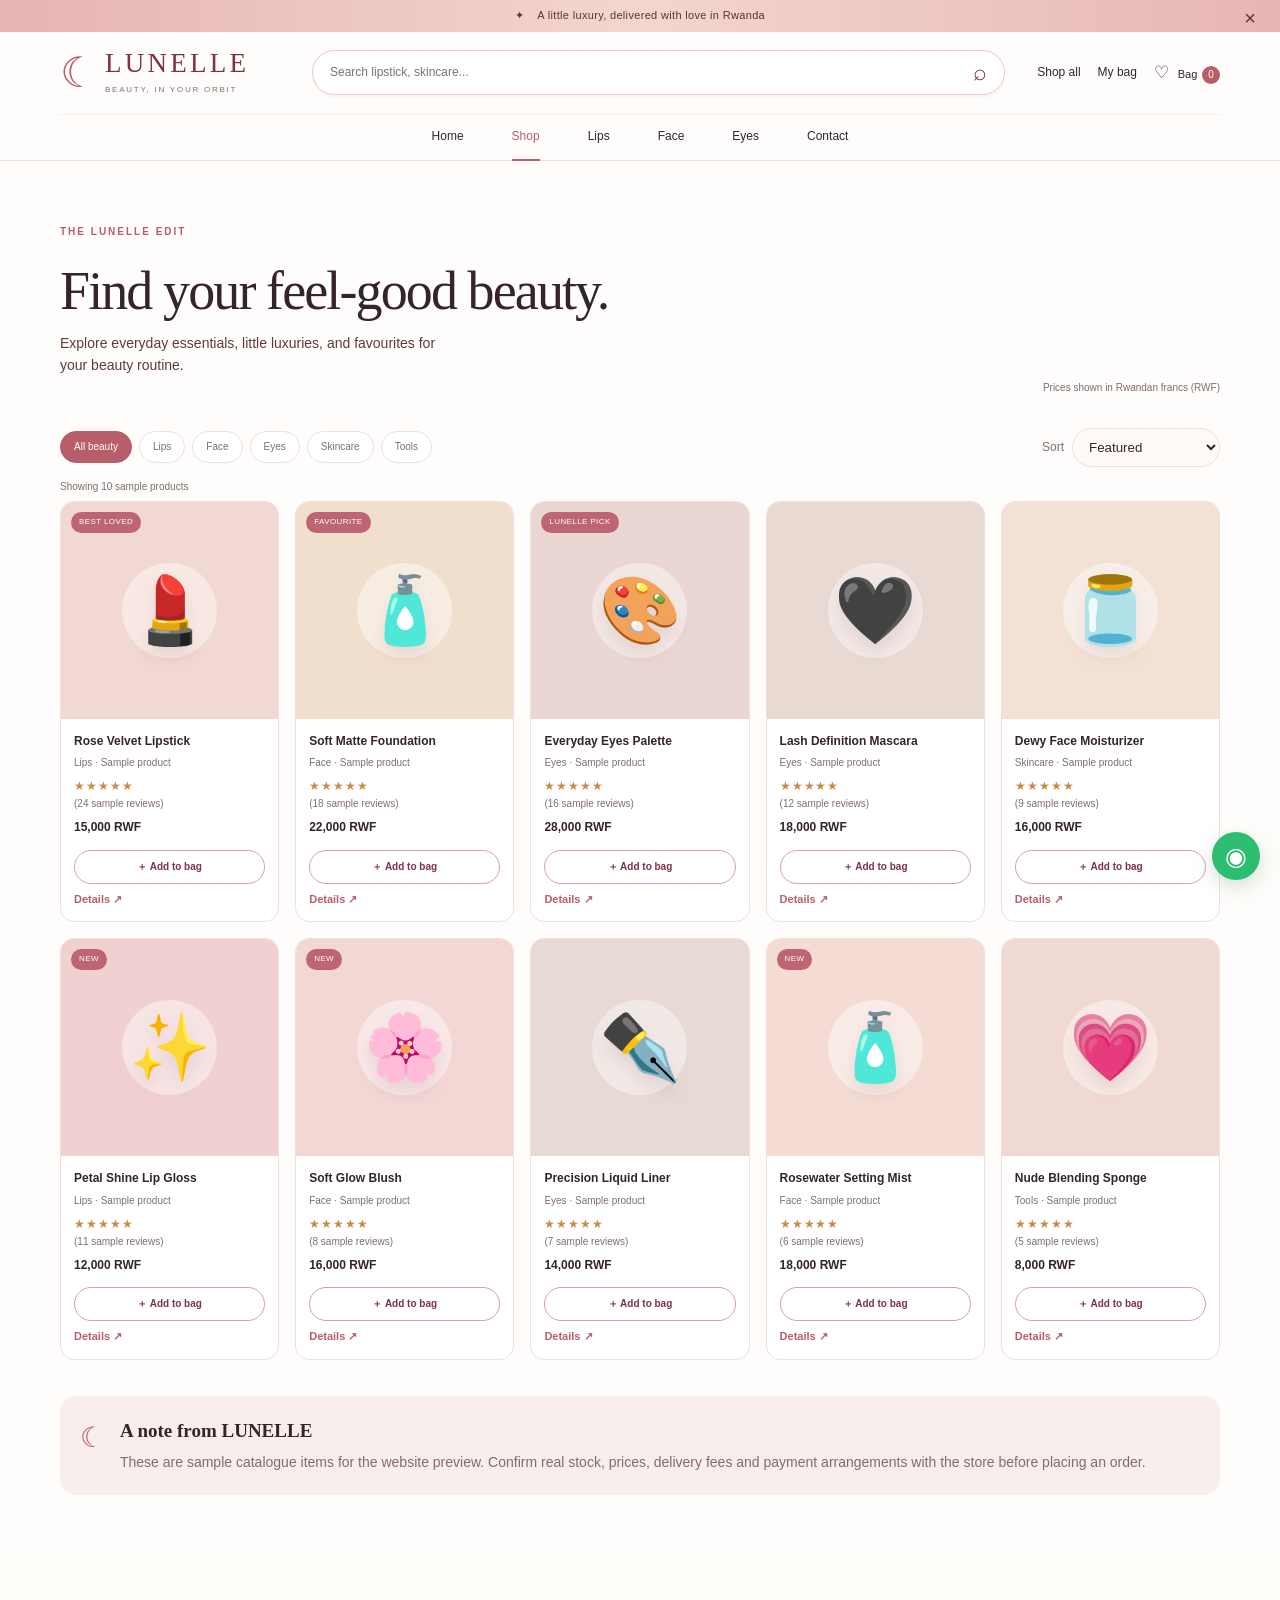
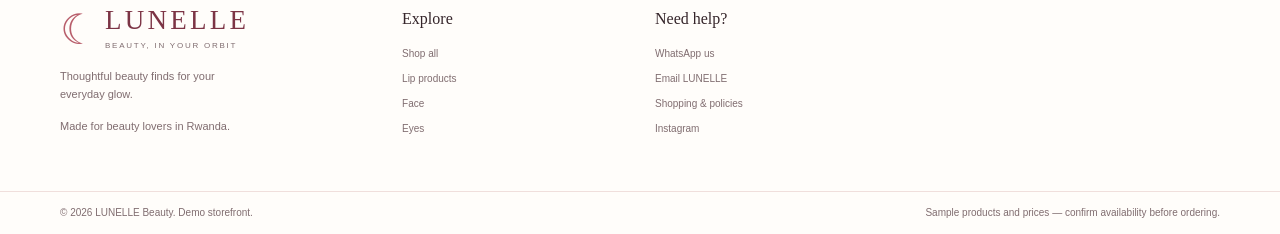
<file: LUNELLE FINAL PRODUCT-version/02-shop-product-version/shop.html>
<!doctype html><html lang="en"><head><meta charset="utf-8"><meta name="viewport" content="width=device-width, initial-scale=1"><meta name="description" content="Shop makeup and beauty essentials at LUNELLE Rwanda."><title>Shop Beauty | LUNELLE Rwanda</title><link rel="stylesheet" href="styles.css"><link rel="icon" href="assets/lunelle-homepage-concept.png"></head><body><div class="announcement"><span class="announcement-dot">✦</span> A little luxury, delivered with love in Rwanda <button class="announcement-close" aria-label="Close announcement">×</button></div>
<header class="site-header"><div class="header-main container"><a class="brand" href="index.html" aria-label="Lunelle home"><span class="brand-moon">☾</span><span class="brand-copy"><span class="brand-name">LUNELLE</span><span class="brand-tagline">BEAUTY, IN YOUR ORBIT</span></span></a>
<form class="search" id="search-form"><label class="sr-only" for="search-input">Search products</label><input id="search-input" type="search" placeholder="Search lipstick, skincare..." autocomplete="off"><button aria-label="Search">⌕</button></form>
<div class="header-actions"><a class="header-link" href="shop.html">Shop all</a><a class="header-link" href="cart.html">My bag</a><button class="icon-button" id="cart-button" aria-label="View bag">♡ <span class="desktop-label">Bag</span> <span class="cart-count" id="cart-count">0</span></button><button class="menu-toggle" id="menu-toggle" aria-label="Toggle menu">☰</button></div></div>
<nav class="main-nav container" id="main-nav"><a href="index.html">Home</a><a class="active" href="shop.html">Shop</a><a href="shop.html?category=Lips">Lips</a><a href="shop.html?category=Face">Face</a><a href="shop.html?category=Eyes">Eyes</a><a href="#contact">Contact</a></nav></header><main><section class="container section shop-page"><div class="eyebrow">THE LUNELLE EDIT</div><div class="section-heading"><div><h1>Find your feel-good beauty.</h1><p class="hero-description">Explore everyday essentials, little luxuries, and favourites for your beauty routine.</p></div><span class="product-meta">Prices shown in Rwandan francs (RWF)</span></div><div class="shop-toolbar"><div class="product-controls" aria-label="Filter products"><button class="filter-chip active" data-filter="all">All beauty</button><button class="filter-chip" data-filter="Lips">Lips</button><button class="filter-chip" data-filter="Face">Face</button><button class="filter-chip" data-filter="Eyes">Eyes</button><button class="filter-chip" data-filter="Skincare">Skincare</button><button class="filter-chip" data-filter="Tools">Tools</button></div><label class="sort-label">Sort <select id="sort-products"><option value="featured">Featured</option><option value="low">Price: low to high</option><option value="high">Price: high to low</option><option value="name">Name A–Z</option></select></label></div><p id="result-count" class="product-meta"></p><div class="product-grid" id="product-grid"></div><div class="shop-note"><span>☾</span><div><strong>A note from LUNELLE</strong><p>These are sample catalogue items for the website preview. Confirm real stock, prices, delivery fees and payment arrangements with the store before placing an order.</p></div></div></section></main><footer class="site-footer" id="contact"><div class="container footer-grid"><div class="footer-brand"><a class="brand" href="index.html"><span class="brand-moon">☾</span><span class="brand-copy"><span class="brand-name">LUNELLE</span><span class="brand-tagline">BEAUTY, IN YOUR ORBIT</span></span></a><p>Thoughtful beauty finds for your everyday glow.</p><p class="footer-location">Made for beauty lovers in Rwanda.</p></div><div><h3>Explore</h3><a href="shop.html">Shop all</a><a href="shop.html?category=Lips">Lip products</a><a href="shop.html?category=Face">Face</a><a href="shop.html?category=Eyes">Eyes</a></div><div><h3>Need help?</h3><a href="https://wa.me/250780313333" target="_blank" rel="noreferrer">WhatsApp us</a><a href="mailto:graxanairaba@gmail.com">Email LUNELLE</a><a href="help.html">Shopping & policies</a><a href="https://instagram.com/lunelle.rw" target="_blank" rel="noreferrer">Instagram</a></div></div><div class="footer-bottom"><div class="container footer-bottom-inner"><p>© 2026 LUNELLE Beauty. Demo storefront.</p><p>Sample products and prices — confirm availability before ordering.</p></div></div></footer><a class="whatsapp-float" href="https://wa.me/250780313333" target="_blank" rel="noreferrer" aria-label="Chat on WhatsApp">◉</a><div class="toast" id="toast" role="status" aria-live="polite"></div><script src="cart.js"></script><script src="shop.js"></script></body></html>
</file>
<file: LUNELLE FINAL PRODUCT-version/02-shop-product-version/styles.css>
/* LUNELLE homepage — responsive styles */
:root {
  --cream: #fff9f5;
  --paper: #fffdfb;
  --blush: #f8e3df;
  --blush-deep: #e8b9b4;
  --rose: #b85e6b;
  --rose-dark: #7c3445;
  --gold: #c9a16a;
  --ink: #35252a;
  --muted: #806d70;
  --line: #f0dfdc;
  --shadow: 0 12px 35px rgba(111, 61, 68, .08);
  --serif: "Playfair Display", Georgia, serif;
  --sans: "DM Sans", Arial, sans-serif;
}
* { box-sizing: border-box; }
html { scroll-behavior: smooth; scroll-padding-top: 110px; }
body { margin: 0; background: var(--paper); color: var(--ink); font-family: var(--sans); font-size: 14px; line-height: 1.6; }
a { color: inherit; text-decoration: none; }
button, input { font: inherit; }
button { cursor: pointer; }
img { max-width: 100%; }
.container { width: min(1160px, calc(100% - 40px)); margin-inline: auto; }
.sr-only { position: absolute; width: 1px; height: 1px; padding: 0; margin: -1px; overflow: hidden; clip: rect(0,0,0,0); white-space: nowrap; border: 0; }
.announcement { display: flex; justify-content: center; align-items: center; gap: 13px; padding: 7px 42px; background: linear-gradient(90deg, #e6b4b3, #f3d6ce, #e7b6b4); color: #59343b; font-size: 11px; letter-spacing: .03em; position: relative; text-align: center; }
.announcement-close { position: absolute; right: 18px; top: 1px; border: 0; background: transparent; color: inherit; font-size: 20px; }
.site-header { position: sticky; top: 0; z-index: 20; background: rgba(255,253,251,.96); backdrop-filter: blur(14px); border-bottom: 1px solid var(--line); }
.header-main { min-height: 82px; display: grid; grid-template-columns: 220px minmax(220px, 1fr) auto; align-items: center; gap: 32px; }
.brand { display: inline-flex; align-items: center; gap: 7px; width: fit-content; color: var(--rose-dark); }
.brand-moon { font-family: Georgia, serif; font-size: 42px; line-height: 1; color: var(--rose); }
.brand-copy { display: flex; flex-direction: column; }
.brand-name { font-family: var(--serif); font-size: 27px; letter-spacing: .12em; line-height: 1.1; }
.brand-tagline { margin-top: 5px; font-size: 8px; letter-spacing: .22em; color: var(--muted); }
.search { position: relative; display: flex; border: 1px solid #e8c7c3; border-radius: 30px; background: white; box-shadow: 0 3px 0 rgba(124,52,69,.04); }
.search input { min-width: 0; width: 100%; border: 0; outline: 0; background: transparent; padding: 12px 17px; border-radius: 30px; color: var(--ink); font-size: 12px; }
.search button { border: 0; background: transparent; padding: 0 17px; color: var(--rose-dark); font-size: 23px; }
.suggestions { position: absolute; top: calc(100% + 8px); left: 0; right: 0; background: white; border: 1px solid var(--line); border-radius: 15px; padding: 8px; box-shadow: var(--shadow); z-index: 30; }
.suggestions button { display: block; width: 100%; text-align: left; font-size: 12px; padding: 9px 12px; border-radius: 8px; }
.suggestions button:hover { background: var(--cream); }
.header-actions { display: flex; align-items: center; gap: 17px; font-size: 12px; }
.header-link, .icon-button { white-space: nowrap; }
.icon-button { background: none; border: 0; padding: 5px 0; color: var(--ink); font-size: 17px; position: relative; }
.desktop-label { font-size: 11px; margin-left: 4px; }
.cart-count { display: inline-grid; place-items: center; width: 18px; height: 18px; border-radius: 50%; background: var(--rose); color: white; font-size: 10px; }
.menu-toggle { display: none; border: 1px solid var(--line); border-radius: 10px; padding: 7px 10px; background: white; }
.main-nav { display: flex; justify-content: center; gap: clamp(22px, 4vw, 48px); padding: 12px 20px 14px; border-top: 1px solid #f7eeeb; font-size: 12px; }
.main-nav a { position: relative; }
.main-nav a:hover, .main-nav a.active { color: var(--rose); }
.main-nav a.active::after { content: ""; position: absolute; bottom: -15px; left: 0; right: 0; height: 2px; background: var(--rose); }
.hero { min-height: 430px; margin-top: 18px; border-radius: 5px; overflow: hidden; display: grid; grid-template-columns: 1fr 1fr; background: radial-gradient(ellipse at 78% 30%, #f7d8cf 0, transparent 34%), linear-gradient(115deg, #f9e4de 0%, #f3d0c8 48%, #d99a91 100%); position: relative; }
.hero-copy { padding: clamp(32px, 6vw, 78px); align-self: center; position: relative; z-index: 2; }
.eyebrow { color: var(--rose); font-size: 10px; letter-spacing: .2em; font-weight: 700; margin: 0 0 12px; }
h1, h2, h3, p { margin-top: 0; }
h1, h2 { font-family: var(--serif); font-weight: 500; line-height: 1.12; }
h1 { color: var(--rose-dark); font-size: clamp(38px, 4.5vw, 61px); margin-bottom: 19px; letter-spacing: -.035em; }
h1 em, h2 em { color: var(--rose); font-weight: 400; }
.hero-description { max-width: 390px; font-size: 14px; color: #5c3a40; margin-bottom: 25px; }
.button { display: inline-flex; justify-content: center; align-items: center; gap: 15px; border: 0; border-radius: 28px; padding: 12px 21px; font-size: 12px; font-weight: 700; transition: transform .2s, box-shadow .2s, background .2s; }
.button:hover { transform: translateY(-2px); box-shadow: 0 8px 20px rgba(124,52,69,.16); }
.button-primary { color: white; background: linear-gradient(110deg, #b85868, #cb7c83); }
.button-light { color: var(--rose-dark); background: white; }
.hero-note { margin: 19px 0 0; font-size: 10px; color: #79565c; }
.hero-art { min-height: 430px; position: relative; overflow: hidden; background: linear-gradient(135deg, rgba(255,255,255,.15), rgba(183,91,95,.12)); }
.hero-glow { position: absolute; width: 330px; height: 330px; border-radius: 50%; right: 12%; top: 13%; background: radial-gradient(circle, rgba(255,248,239,.9), rgba(255,248,239,0) 68%); }
.hero-orbit { position: absolute; width: 390px; height: 390px; right: 7%; top: 8%; border: 1px solid rgba(255,250,240,.55); border-radius: 50%; }
.hero-moon { position: absolute; top: 30px; right: 45px; color: #fff0c9; font-size: 65px; }
.hero-product { position: absolute; bottom: 55px; width: 90px; height: 170px; border-radius: 17px 17px 12px 12px; background: linear-gradient(90deg,#d5a09a,#fff0e8 40%,#bd7777); box-shadow: 12px 18px 25px #9c5d5d35; transform: rotate(-8deg); }
.hero-product span { position: absolute; left: 25px; right: 25px; top: -27px; height: 31px; background: linear-gradient(90deg,#b38a63,#f4d6a7,#a57852); border-radius: 5px 5px 2px 2px; }
.hero-product i { position: absolute; left: 13px; right: 13px; top: 60px; height: 34px; border-top: 1px solid #fff8e9; border-bottom: 1px solid #fff8e9; }
.product-one { left: 19%; height: 150px; bottom: 45px; }
.product-two { left: 43%; width: 105px; height: 205px; bottom: 34px; transform: rotate(5deg); background: linear-gradient(90deg,#8d4b4d,#d79b91,#f5d7c7); }
.product-two span { height: 38px; top: -34px; }
.product-three { left: 68%; width: 74px; height: 130px; bottom: 43px; transform: rotate(10deg); background: linear-gradient(90deg,#e4b8a8,#fff1e7,#c88a83); }
.hero-stamp { position: absolute; right: 7%; top: 43%; font-family: var(--serif); color: #fff9ef; font-size: 27px; letter-spacing: .12em; text-align: center; transform: rotate(-8deg); }
.hero-stamp small { display: block; font-family: var(--sans); font-size: 8px; letter-spacing: .25em; }
.hero-caption { position: absolute; bottom: 18px; right: 20px; font-family: var(--serif); font-style: italic; font-size: 17px; color: #fff8ef; text-align: right; }
.trust-strip { display: grid; grid-template-columns: repeat(3,1fr); gap: 15px; padding: 23px 25px; border-bottom: 1px solid var(--line); }
.trust-strip > div { display: flex; justify-content: center; align-items: center; gap: 12px; }
.trust-icon { display: grid; place-items: center; width: 36px; height: 36px; border-radius: 50%; background: var(--cream); color: var(--rose); font-size: 19px; }
.trust-strip strong, .trust-strip small { display: block; }
.trust-strip strong { font-size: 11px; }
.trust-strip small { font-size: 10px; color: var(--muted); }
.section { padding-top: 63px; padding-bottom: 63px; }
.section-tinted { background: #fff8f5; }
.section-heading { display: flex; justify-content: space-between; align-items: end; gap: 20px; margin-bottom: 25px; }
.section-heading h2, .shade-copy h2, .promo h2, .story-card h2, .newsletter h2 { font-size: clamp(28px, 3vw, 38px); margin: 0 0 8px; color: var(--rose-dark); }
.section-subtitle { color: var(--muted); font-size: 12px; margin: 0; }
.text-link { color: var(--rose); font-weight: 700; font-size: 11px; white-space: nowrap; }
.text-link span { padding-left: 7px; }
.category-grid { display: grid; grid-template-columns: repeat(7,1fr); gap: 13px; }
.category-card { min-height: 158px; border: 1px solid var(--line); border-radius: 13px; display: flex; flex-direction: column; justify-content: end; padding: 16px 12px; overflow: hidden; position: relative; background: var(--category-bg); transition: transform .25s, box-shadow .25s; }
.category-card:hover { transform: translateY(-4px); box-shadow: var(--shadow); }
.category-card::before { content: ""; position: absolute; width: 100px; height: 100px; border-radius: 50%; right: -20px; top: -17px; background: rgba(255,255,255,.44); }
.category-symbol { position: absolute; top: 22px; right: 20px; font-family: var(--serif); font-size: 36px; color: rgba(124,52,69,.65); }
.category-title { font-family: var(--serif); font-size: 17px; position: relative; }
.category-description { color: #735e61; font-size: 9px; margin-top: 3px; position: relative; }
.category-eyes { --category-bg: #f2d4ce; }.category-lips { --category-bg: #edc0c1; }.category-face { --category-bg: #f2dfce; }.category-tools { --category-bg: #e8d5cd; }.category-skin { --category-bg: #f0d8cf; }.category-nails { --category-bg: #e8c3c4; }.category-gifts { --category-bg: #f3dfd4; }
.product-controls { display: flex; gap: 7px; flex-wrap: wrap; }
.filter-chip { border: 1px solid var(--line); background: white; color: var(--muted); border-radius: 20px; padding: 7px 13px; font-size: 10px; }
.filter-chip.active, .filter-chip:hover { background: var(--rose); color: white; border-color: var(--rose); }
.product-grid { display: grid; grid-template-columns: repeat(5,1fr); gap: 16px; }
.product-card { background: white; border: 1px solid var(--line); border-radius: 14px; overflow: hidden; position: relative; transition: transform .2s, box-shadow .2s; }
.product-card:hover { transform: translateY(-4px); box-shadow: var(--shadow); }
.product-visual { aspect-ratio: 1 / 1; display: grid; place-items: center; background: var(--product-bg); position: relative; overflow: hidden; }
.product-visual::before { content: ""; width: 95px; height: 95px; border-radius: 50%; background: rgba(255,255,255,.42); position: absolute; }
.product-emoji { position: relative; font-size: 66px; filter: drop-shadow(0 10px 8px #6b39421c); }
.product-badge { position: absolute; top: 10px; left: 10px; border-radius: 20px; background: #bd6573; color: white; padding: 4px 8px; font-size: 8px; letter-spacing: .05em; }
.wishlist-mini { position: absolute; top: 8px; right: 9px; border: 0; background: rgba(255,255,255,.8); border-radius: 50%; width: 29px; height: 29px; color: var(--rose); font-size: 17px; }
.product-info { padding: 13px; }
.product-info h3 { font-size: 12px; font-weight: 600; margin: 0 0 4px; }
.product-meta { color: var(--muted); font-size: 10px; margin-bottom: 6px; }
.stars { color: #c98a47; letter-spacing: .08em; font-size: 12px; }
.product-price { font-size: 12px; font-weight: 700; margin: 5px 0 12px; }
.add-button { width: 100%; border: 1px solid #d7a3a8; border-radius: 20px; padding: 8px 10px; background: white; color: var(--rose-dark); font-size: 10px; font-weight: 700; }
.add-button:hover { background: var(--rose); color: white; }
.demo-note { font-size: 10px; color: #927f81; margin: 18px 0 0; }
.promo { margin-top: 58px; margin-bottom: 10px; min-height: 270px; border-radius: 18px; padding: 40px 6%; display: flex; align-items: center; justify-content: space-between; overflow: hidden; position: relative; background: linear-gradient(110deg,#f4d1ca,#e7b0b0 60%,#d58e95); }
.promo-copy { position: relative; z-index: 1; max-width: 470px; }
.promo h2 { color: #773746; font-size: clamp(31px,4vw,46px); }
.promo-copy > p:not(.eyebrow) { font-size: 12px; color: #704850; }
.promo-decoration { position: absolute; right: 24%; top: 0; bottom: 0; width: 200px; opacity: .25; color: white; }
.promo-decoration span { position: absolute; font-size: 80px; }.promo-decoration span:nth-child(1) { top: 0; left: 15px; }.promo-decoration span:nth-child(2) { top: 100px; left: 90px; }.promo-decoration span:nth-child(3) { top: 160px; left: 0; }
.promo-seal { width: 175px; height: 175px; border: 1px solid #fff4e5; border-radius: 50%; display: flex; flex-direction: column; justify-content: center; align-items: center; color: #fff8ee; text-align: center; transform: rotate(8deg); }
.promo-seal span { font-size: 9px; letter-spacing: .3em; }.promo-seal strong { font-family: var(--serif); font-size: 22px; line-height: 1.15; letter-spacing: .06em; }.promo-seal small { font-size: 7px; letter-spacing: .2em; margin-top: 8px; }
.arrival-grid { display: grid; grid-template-columns: repeat(3,1fr); gap: 17px; }
.arrival-card { min-height: 210px; padding: 20px; border-radius: 14px; position: relative; overflow: hidden; background: var(--arrival-bg); }
.arrival-one { --arrival-bg: #f5ded7; }.arrival-two { --arrival-bg: #efd0d1; }.arrival-three { --arrival-bg: #f0e0d2; }
.arrival-label { font-size: 8px; letter-spacing: .15em; color: var(--rose-dark); border: 1px solid #d8a6a5; border-radius: 20px; padding: 5px 8px; }
.arrival-art { position: absolute; right: 26px; top: 24px; width: 120px; height: 120px; border-radius: 50%; background: rgba(255,255,255,.38); display: grid; place-items: center; font-family: var(--serif); color: #b76d77; font-size: 54px; }
.arrival-card h3 { font-family: var(--serif); font-size: 22px; margin: 60px 0 2px; position: relative; }.arrival-card p { font-size: 11px; color: var(--muted); margin: 0; position: relative; }
.shade-feature { display: grid; grid-template-columns: 1fr 1fr; min-height: 280px; margin-top: 10px; margin-bottom: 15px; border-radius: 18px; overflow: hidden; background: #f8e6df; }
.shade-art { min-height: 260px; position: relative; background: radial-gradient(circle at 40% 50%, #fff6eb, transparent 42%), linear-gradient(135deg,#edc3bc,#f6e4d8); }
.shade-dot { position: absolute; width: 105px; height: 145px; border-radius: 50% 50% 45% 45%; transform: rotate(35deg); box-shadow: 8px 13px 18px #87464c24; }
.dot-one { background: #e7b39f; left: 18%; top: 28%; }.dot-two { background: #c97d78; left: 31%; top: 18%; }.dot-three { background: #a85d60; left: 44%; top: 27%; }.dot-four { background: #8b4b52; left: 57%; top: 16%; }.dot-five { background: #f0c4ad; left: 69%; top: 30%; }
.shade-copy { align-self: center; padding: 35px clamp(25px,5vw,65px); }
.shade-copy p:not(.eyebrow) { color: #775f61; font-size: 12px; max-width: 380px; }
.small-note { min-height: 15px; font-size: 10px !important; color: var(--rose) !important; margin: 8px 0 0; }
.centered { justify-content: center; text-align: center; }
.review-grid { display: grid; grid-template-columns: repeat(3,1fr); gap: 16px; }
.review-card { padding: 24px; border: 1px solid var(--line); border-radius: 14px; background: white; }
.featured-review { background: #fff5f0; border-color: #ebd1ca; }
.review-card blockquote { font-family: var(--serif); font-size: 16px; line-height: 1.5; margin: 13px 0 18px; color: #5c4146; }
.review-author { color: var(--muted); font-size: 10px; margin: 0; }
.story-grid { display: grid; grid-template-columns: 1.1fr .9fr; gap: 18px; margin-bottom: 30px; }
.story-card { min-height: 260px; border-radius: 16px; padding: 35px; position: relative; overflow: hidden; background: #f6dfd8; }
.story-card h2 { font-size: 34px; }.story-card > p:not(.eyebrow) { max-width: 380px; color: #765b5f; font-size: 12px; }
.story-main { background: linear-gradient(120deg,#f6e4dd,#edc6c1); }.journal-card { background: linear-gradient(120deg,#f0d2ce,#f8e8df); }
.story-moon, .journal-flower { position: absolute; right: 25px; bottom: -25px; font-size: 145px; color: rgba(255,255,255,.5); font-family: var(--serif); }
.instagram-handle { font-family: var(--sans); font-size: 12px; color: var(--rose); margin-left: 8px; }
.social-gallery { display: grid; grid-template-columns: repeat(5,1fr); gap: 12px; }
.social-tile { aspect-ratio: 1 / 1; border-radius: 12px; display: grid; place-items: center; overflow: hidden; background: var(--tile-bg); transition: transform .2s; }
.social-tile:hover { transform: scale(1.02); }.social-tile span { font-family: var(--serif); font-size: 54px; color: rgba(124,52,69,.58); }
.tile-one { --tile-bg: linear-gradient(135deg,#f1d5c9,#dba5a1); }.tile-two { --tile-bg: linear-gradient(135deg,#e4b6b4,#f7e2d9); }.tile-three { --tile-bg: linear-gradient(135deg,#f3d9cf,#c98184); }.tile-four { --tile-bg: linear-gradient(135deg,#f6e4d9,#e5bfc0); }.tile-five { --tile-bg: linear-gradient(135deg,#e6c5b5,#f8e8de); }
.newsletter-section { margin-top: 60px; background: linear-gradient(100deg,#f8e5df,#f3d3d3); }
.newsletter { padding-top: 30px; padding-bottom: 30px; display: grid; grid-template-columns: 50px 1fr minmax(270px, .9fr); gap: 20px; align-items: center; }
.newsletter-icon { width: 45px; height: 45px; border: 1px solid #d5a4a4; border-radius: 50%; display: grid; place-items: center; color: var(--rose); font-size: 20px; }
.newsletter h2 { font-size: 25px; margin-bottom: 5px; }.newsletter-copy > p:last-child { color: var(--muted); font-size: 11px; margin: 0; }
.newsletter-form { display: flex; flex-wrap: wrap; gap: 8px; position: relative; }.newsletter-form input { flex: 1; min-width: 130px; border: 1px solid #e3bdb9; background: rgba(255,255,255,.85); border-radius: 25px; padding: 12px 15px; outline-color: var(--rose); font-size: 11px; }.newsletter-form .button { padding: 10px 18px; }
.form-message { flex-basis: 100%; margin: 0; font-size: 10px; color: var(--rose-dark); }
.site-footer { background: #fffdfa; }
.footer-grid { display: grid; grid-template-columns: 1.4fr 1fr 1fr 1.4fr; gap: 30px; padding-top: 48px; padding-bottom: 40px; }
.footer-brand > p { font-size: 11px; color: var(--muted); max-width: 200px; margin: 15px 0; }
.footer-grid h3 { font-family: var(--serif); font-size: 16px; font-weight: 500; margin: 0 0 15px; }
.footer-grid > div:not(.footer-brand) a { display: block; color: var(--muted); font-size: 10px; margin: 9px 0; overflow-wrap: anywhere; }
.footer-grid a:hover { color: var(--rose); }
.footer-social { display: flex; gap: 9px; }.footer-social a { width: 28px; height: 28px; border: 1px solid var(--line); border-radius: 50%; display: grid; place-items: center; color: var(--rose); }
.footer-location { color: var(--muted); font-size: 10px; }
.footer-bottom { border-top: 1px solid var(--line); }.footer-bottom-inner { display: flex; justify-content: space-between; padding-top: 13px; padding-bottom: 13px; color: var(--muted); font-size: 10px; }.footer-bottom p { margin: 0; }
.whatsapp-float { position: fixed; right: 20px; bottom: 20px; z-index: 25; display: grid; place-items: center; width: 48px; height: 48px; border-radius: 50%; background: #2cbd70; color: white; font-size: 25px; box-shadow: 0 7px 20px #235d3c30; }
.toast { position: fixed; left: 50%; bottom: 24px; transform: translate(-50%, 20px); opacity: 0; pointer-events: none; z-index: 50; background: #4d3038; color: white; border-radius: 30px; padding: 11px 18px; font-size: 12px; transition: .25s; max-width: calc(100% - 30px); text-align: center; }.toast.show { opacity: 1; transform: translate(-50%,0); }
@media (max-width: 980px) {
  .header-main { grid-template-columns: 190px 1fr auto; gap: 15px; }.brand-name { font-size: 23px; }.header-actions { gap: 10px; }.desktop-label { display: none; }
  .category-grid { grid-template-columns: repeat(4,1fr); }.product-grid { grid-template-columns: repeat(3,1fr); }.hero-copy { padding: 35px; }.hero-art { min-height: 390px; }.hero { min-height: 390px; }
  .newsletter { grid-template-columns: 45px 1fr; }.newsletter-form { grid-column: 2; }.footer-grid { grid-template-columns: repeat(2,1fr); }
}
@media (max-width: 650px) {
  body { font-size: 13px; }.container { width: min(100% - 28px, 520px); }
  .announcement { padding: 7px 30px 7px 10px; flex-wrap: wrap; gap: 4px 8px; font-size: 9px; }.announcement-dot { display: none; }.announcement-close { right: 8px; }
  .site-header { position: sticky; }.header-main { min-height: 70px; grid-template-columns: 1fr auto; gap: 10px; }.brand-moon { font-size: 36px; }.brand-name { font-size: 22px; }.brand-tagline { font-size: 7px; }
  .search { grid-column: 1 / -1; grid-row: 2; margin-bottom: 11px; }.header-main { padding-top: 10px; }.header-actions { grid-column: 2; grid-row: 1; gap: 12px; }.header-actions .header-link { display: none; }.menu-toggle { display: block; grid-column: 2; grid-row: 3; position: absolute; right: 14px; top: 18px; transform: translateY(0); }
  .header-main { position: relative; padding-right: 44px; }.header-actions { margin-right: 0; }.icon-button { font-size: 16px; }
  .main-nav { display: none; flex-direction: column; align-items: stretch; gap: 0; padding: 5px 20px 12px; }.main-nav.open { display: flex; }.main-nav a { padding: 10px 3px; border-bottom: 1px solid var(--line); }.main-nav a.active::after { display: none; }
  .hero { grid-template-columns: 1fr; margin-top: 12px; }.hero-copy { padding: 33px 25px 25px; }.hero h1 { font-size: 43px; }.hero-description { max-width: 330px; font-size: 13px; }.hero-art { min-height: 240px; }.hero-orbit { width: 240px; height: 240px; right: 14%; top: 3%; }.hero-glow { width: 240px; height: 240px; right: 10%; top: 0; }.hero-product { bottom: 28px; transform: scale(.75) rotate(-8deg); transform-origin: bottom center; }.product-two { transform: scale(.8) rotate(5deg); }.hero-stamp { top: 30%; right: 7%; font-size: 19px; }.hero-moon { font-size: 44px; top: 5px; right: 20px; }.hero-caption { font-size: 13px; bottom: 10px; }
  .trust-strip { grid-template-columns: 1fr; padding: 17px 8px; gap: 12px; }.trust-strip > div { justify-content: flex-start; }.section { padding-top: 42px; padding-bottom: 42px; }.section-heading { align-items: flex-start; flex-direction: column; gap: 12px; }.section-heading h2, .shade-copy h2 { font-size: 30px; }.category-grid { grid-template-columns: repeat(2,1fr); gap: 10px; }.category-card { min-height: 130px; }.category-card:last-child { grid-column: span 2; }
  .product-controls { width: 100%; }.product-grid { grid-template-columns: repeat(2,minmax(0,1fr)); gap: 10px; }.product-info { padding: 10px; }.product-emoji { font-size: 53px; }.product-info h3 { font-size: 11px; }.promo { margin-top: 30px; min-height: 250px; padding: 28px 22px; }.promo-seal { width: 95px; height: 95px; flex-shrink: 0; }.promo-seal strong { font-size: 14px; }.promo-seal small { font-size: 5px; }.promo h2 { font-size: 29px; }.promo-decoration { right: 10%; }
  .arrival-grid { grid-template-columns: 1fr; }.arrival-card { min-height: 170px; }.arrival-card h3 { margin-top: 45px; }.arrival-art { width: 95px; height: 95px; }.shade-feature { grid-template-columns: 1fr; }.shade-art { min-height: 180px; }.shade-dot { width: 75px; height: 100px; }.shade-copy { padding: 28px 23px; }.review-grid { grid-template-columns: 1fr; }.review-card { padding: 20px; }.story-grid { grid-template-columns: 1fr; }.story-card { min-height: 240px; padding: 28px 23px; }.social-gallery { grid-template-columns: repeat(3,1fr); gap: 8px; }.social-tile:nth-child(n+4) { display: none; }.social-tile span { font-size: 40px; }.instagram-handle { display: block; margin: 4px 0 0; }
  .newsletter { grid-template-columns: 40px 1fr; gap: 12px; }.newsletter-icon { width: 38px; height: 38px; }.newsletter h2 { font-size: 22px; }.newsletter-form { grid-column: 1 / -1; }.footer-grid { grid-template-columns: 1fr 1fr; gap: 26px 18px; padding-top: 35px; }.footer-brand { grid-column: 1 / -1; }.footer-grid h3 { font-size: 15px; }.footer-bottom-inner { gap: 8px; flex-direction: column; }.whatsapp-float { right: 14px; bottom: 14px; width: 44px; height: 44px; }
}
@media (prefers-reduced-motion: reduce) { *, *::before, *::after { scroll-behavior: auto !important; transition: none !important; } }

/* Shop and product detail pages */
.shop-page h1,.detail-copy h1{font-family:var(--serif,Georgia,serif);font-size:clamp(34px,5vw,54px);font-weight:500;line-height:1.08;margin:10px 0 12px;color:var(--ink,#49353b)}
.shop-toolbar{display:flex;align-items:center;justify-content:space-between;gap:15px;flex-wrap:wrap;margin:26px 0 12px}.sort-label{display:flex;align-items:center;gap:8px;color:var(--muted);font-size:12px}.sort-label select{padding:10px 12px;border:1px solid var(--line);border-radius:20px;background:#fffaf7;color:var(--ink)}
.shop-note{display:flex;gap:15px;align-items:flex-start;padding:20px;background:#f8eeeb;border-radius:16px;margin-top:36px;color:var(--ink)}.shop-note>span{font-size:28px;color:var(--rose)}.shop-note strong{font-family:var(--serif,Georgia,serif);font-size:19px}.shop-note p{color:var(--muted);line-height:1.7;margin:5px 0 0}.breadcrumbs{font-size:12px;color:var(--muted);margin-bottom:28px}.breadcrumbs a{color:var(--rose)}.product-detail{display:grid;grid-template-columns:minmax(0,1fr) minmax(0,1fr);gap:clamp(25px,5vw,70px);align-items:center}.detail-visual{min-height:430px;border-radius:22px;background:linear-gradient(145deg,#f5e3de,#ead0cc);display:grid;place-items:center;position:relative;overflow:hidden}.detail-visual:before,.detail-visual:after{content:"";position:absolute;border:1px solid #fff9;border-radius:50%;width:310px;height:310px}.detail-visual:after{width:240px;height:240px}.detail-emoji{font-size:clamp(100px,15vw,170px);filter:drop-shadow(0 15px 15px #7b505030);z-index:1}.detail-copy .product-meta{margin:12px 0}.detail-price{font-size:25px;font-weight:600;color:var(--ink);margin:22px 0}.detail-description{line-height:1.8;color:var(--muted)}.detail-actions{display:flex;gap:10px;flex-wrap:wrap;margin:24px 0}.detail-actions .button{cursor:pointer;border:0}.detail-qty{width:70px;padding:12px;border:1px solid var(--line);border-radius:24px;background:white}.detail-badges{display:flex;gap:8px;flex-wrap:wrap}.detail-badges span{background:#f7efec;border-radius:20px;padding:8px 11px;font-size:11px;color:var(--muted)}.related-section{padding-bottom:10px}.empty-search{grid-column:1/-1;padding:35px;text-align:center;color:var(--muted);background:#fbf2ef;border-radius:16px}.product-card{cursor:pointer}.product-card .product-info h3{cursor:pointer}.product-card .product-visual{cursor:pointer}
@media(max-width:650px){.shop-toolbar{align-items:flex-start}.sort-label{width:100%;justify-content:space-between}.product-detail{grid-template-columns:1fr}.detail-visual{min-height:300px}.detail-emoji{font-size:120px}.shop-page h1,.detail-copy h1{font-size:36px}}
</file>
<file: LUNELLE FINAL PRODUCT-version/01-homepage-version/lunelle_homepage/styles.css>
/* LUNELLE homepage — responsive styles */
:root {
  --cream: #fff9f5;
  --paper: #fffdfb;
  --blush: #f8e3df;
  --blush-deep: #e8b9b4;
  --rose: #b85e6b;
  --rose-dark: #7c3445;
  --gold: #c9a16a;
  --ink: #35252a;
  --muted: #806d70;
  --line: #f0dfdc;
  --shadow: 0 12px 35px rgba(111, 61, 68, .08);
  --serif: "Playfair Display", Georgia, serif;
  --sans: "DM Sans", Arial, sans-serif;
}
* { box-sizing: border-box; }
html { scroll-behavior: smooth; scroll-padding-top: 110px; }
body { margin: 0; background: var(--paper); color: var(--ink); font-family: var(--sans); font-size: 14px; line-height: 1.6; }
a { color: inherit; text-decoration: none; }
button, input { font: inherit; }
button { cursor: pointer; }
img { max-width: 100%; }
.container { width: min(1160px, calc(100% - 40px)); margin-inline: auto; }
.sr-only { position: absolute; width: 1px; height: 1px; padding: 0; margin: -1px; overflow: hidden; clip: rect(0,0,0,0); white-space: nowrap; border: 0; }
.announcement { display: flex; justify-content: center; align-items: center; gap: 13px; padding: 7px 42px; background: linear-gradient(90deg, #e6b4b3, #f3d6ce, #e7b6b4); color: #59343b; font-size: 11px; letter-spacing: .03em; position: relative; text-align: center; }
.announcement-close { position: absolute; right: 18px; top: 1px; border: 0; background: transparent; color: inherit; font-size: 20px; }
.site-header { position: sticky; top: 0; z-index: 20; background: rgba(255,253,251,.96); backdrop-filter: blur(14px); border-bottom: 1px solid var(--line); }
.header-main { min-height: 82px; display: grid; grid-template-columns: 220px minmax(220px, 1fr) auto; align-items: center; gap: 32px; }
.brand { display: inline-flex; align-items: center; gap: 7px; width: fit-content; color: var(--rose-dark); }
.brand-moon { font-family: Georgia, serif; font-size: 42px; line-height: 1; color: var(--rose); }
.brand-copy { display: flex; flex-direction: column; }
.brand-name { font-family: var(--serif); font-size: 27px; letter-spacing: .12em; line-height: 1.1; }
.brand-tagline { margin-top: 5px; font-size: 8px; letter-spacing: .22em; color: var(--muted); }
.search { position: relative; display: flex; border: 1px solid #e8c7c3; border-radius: 30px; background: white; box-shadow: 0 3px 0 rgba(124,52,69,.04); }
.search input { min-width: 0; width: 100%; border: 0; outline: 0; background: transparent; padding: 12px 17px; border-radius: 30px; color: var(--ink); font-size: 12px; }
.search button { border: 0; background: transparent; padding: 0 17px; color: var(--rose-dark); font-size: 23px; }
.suggestions { position: absolute; top: calc(100% + 8px); left: 0; right: 0; background: white; border: 1px solid var(--line); border-radius: 15px; padding: 8px; box-shadow: var(--shadow); z-index: 30; }
.suggestions button { display: block; width: 100%; text-align: left; font-size: 12px; padding: 9px 12px; border-radius: 8px; }
.suggestions button:hover { background: var(--cream); }
.header-actions { display: flex; align-items: center; gap: 17px; font-size: 12px; }
.header-link, .icon-button { white-space: nowrap; }
.icon-button { background: none; border: 0; padding: 5px 0; color: var(--ink); font-size: 17px; position: relative; }
.desktop-label { font-size: 11px; margin-left: 4px; }
.cart-count { display: inline-grid; place-items: center; width: 18px; height: 18px; border-radius: 50%; background: var(--rose); color: white; font-size: 10px; }
.menu-toggle { display: none; border: 1px solid var(--line); border-radius: 10px; padding: 7px 10px; background: white; }
.main-nav { display: flex; justify-content: center; gap: clamp(22px, 4vw, 48px); padding: 12px 20px 14px; border-top: 1px solid #f7eeeb; font-size: 12px; }
.main-nav a { position: relative; }
.main-nav a:hover, .main-nav a.active { color: var(--rose); }
.main-nav a.active::after { content: ""; position: absolute; bottom: -15px; left: 0; right: 0; height: 2px; background: var(--rose); }
.hero { min-height: 430px; margin-top: 18px; border-radius: 5px; overflow: hidden; display: grid; grid-template-columns: 1fr 1fr; background: radial-gradient(ellipse at 78% 30%, #f7d8cf 0, transparent 34%), linear-gradient(115deg, #f9e4de 0%, #f3d0c8 48%, #d99a91 100%); position: relative; }
.hero-copy { padding: clamp(32px, 6vw, 78px); align-self: center; position: relative; z-index: 2; }
.eyebrow { color: var(--rose); font-size: 10px; letter-spacing: .2em; font-weight: 700; margin: 0 0 12px; }
h1, h2, h3, p { margin-top: 0; }
h1, h2 { font-family: var(--serif); font-weight: 500; line-height: 1.12; }
h1 { color: var(--rose-dark); font-size: clamp(38px, 4.5vw, 61px); margin-bottom: 19px; letter-spacing: -.035em; }
h1 em, h2 em { color: var(--rose); font-weight: 400; }
.hero-description { max-width: 390px; font-size: 14px; color: #5c3a40; margin-bottom: 25px; }
.button { display: inline-flex; justify-content: center; align-items: center; gap: 15px; border: 0; border-radius: 28px; padding: 12px 21px; font-size: 12px; font-weight: 700; transition: transform .2s, box-shadow .2s, background .2s; }
.button:hover { transform: translateY(-2px); box-shadow: 0 8px 20px rgba(124,52,69,.16); }
.button-primary { color: white; background: linear-gradient(110deg, #b85868, #cb7c83); }
.button-light { color: var(--rose-dark); background: white; }
.hero-note { margin: 19px 0 0; font-size: 10px; color: #79565c; }
.hero-art { min-height: 430px; position: relative; overflow: hidden; background: linear-gradient(135deg, rgba(255,255,255,.15), rgba(183,91,95,.12)); }
.hero-glow { position: absolute; width: 330px; height: 330px; border-radius: 50%; right: 12%; top: 13%; background: radial-gradient(circle, rgba(255,248,239,.9), rgba(255,248,239,0) 68%); }
.hero-orbit { position: absolute; width: 390px; height: 390px; right: 7%; top: 8%; border: 1px solid rgba(255,250,240,.55); border-radius: 50%; }
.hero-moon { position: absolute; top: 30px; right: 45px; color: #fff0c9; font-size: 65px; }
.hero-product { position: absolute; bottom: 55px; width: 90px; height: 170px; border-radius: 17px 17px 12px 12px; background: linear-gradient(90deg,#d5a09a,#fff0e8 40%,#bd7777); box-shadow: 12px 18px 25px #9c5d5d35; transform: rotate(-8deg); }
.hero-product span { position: absolute; left: 25px; right: 25px; top: -27px; height: 31px; background: linear-gradient(90deg,#b38a63,#f4d6a7,#a57852); border-radius: 5px 5px 2px 2px; }
.hero-product i { position: absolute; left: 13px; right: 13px; top: 60px; height: 34px; border-top: 1px solid #fff8e9; border-bottom: 1px solid #fff8e9; }
.product-one { left: 19%; height: 150px; bottom: 45px; }
.product-two { left: 43%; width: 105px; height: 205px; bottom: 34px; transform: rotate(5deg); background: linear-gradient(90deg,#8d4b4d,#d79b91,#f5d7c7); }
.product-two span { height: 38px; top: -34px; }
.product-three { left: 68%; width: 74px; height: 130px; bottom: 43px; transform: rotate(10deg); background: linear-gradient(90deg,#e4b8a8,#fff1e7,#c88a83); }
.hero-stamp { position: absolute; right: 7%; top: 43%; font-family: var(--serif); color: #fff9ef; font-size: 27px; letter-spacing: .12em; text-align: center; transform: rotate(-8deg); }
.hero-stamp small { display: block; font-family: var(--sans); font-size: 8px; letter-spacing: .25em; }
.hero-caption { position: absolute; bottom: 18px; right: 20px; font-family: var(--serif); font-style: italic; font-size: 17px; color: #fff8ef; text-align: right; }
.trust-strip { display: grid; grid-template-columns: repeat(3,1fr); gap: 15px; padding: 23px 25px; border-bottom: 1px solid var(--line); }
.trust-strip > div { display: flex; justify-content: center; align-items: center; gap: 12px; }
.trust-icon { display: grid; place-items: center; width: 36px; height: 36px; border-radius: 50%; background: var(--cream); color: var(--rose); font-size: 19px; }
.trust-strip strong, .trust-strip small { display: block; }
.trust-strip strong { font-size: 11px; }
.trust-strip small { font-size: 10px; color: var(--muted); }
.section { padding-top: 63px; padding-bottom: 63px; }
.section-tinted { background: #fff8f5; }
.section-heading { display: flex; justify-content: space-between; align-items: end; gap: 20px; margin-bottom: 25px; }
.section-heading h2, .shade-copy h2, .promo h2, .story-card h2, .newsletter h2 { font-size: clamp(28px, 3vw, 38px); margin: 0 0 8px; color: var(--rose-dark); }
.section-subtitle { color: var(--muted); font-size: 12px; margin: 0; }
.text-link { color: var(--rose); font-weight: 700; font-size: 11px; white-space: nowrap; }
.text-link span { padding-left: 7px; }
.category-grid { display: grid; grid-template-columns: repeat(7,1fr); gap: 13px; }
.category-card { min-height: 158px; border: 1px solid var(--line); border-radius: 13px; display: flex; flex-direction: column; justify-content: end; padding: 16px 12px; overflow: hidden; position: relative; background: var(--category-bg); transition: transform .25s, box-shadow .25s; }
.category-card:hover { transform: translateY(-4px); box-shadow: var(--shadow); }
.category-card::before { content: ""; position: absolute; width: 100px; height: 100px; border-radius: 50%; right: -20px; top: -17px; background: rgba(255,255,255,.44); }
.category-symbol { position: absolute; top: 22px; right: 20px; font-family: var(--serif); font-size: 36px; color: rgba(124,52,69,.65); }
.category-title { font-family: var(--serif); font-size: 17px; position: relative; }
.category-description { color: #735e61; font-size: 9px; margin-top: 3px; position: relative; }
.category-eyes { --category-bg: #f2d4ce; }.category-lips { --category-bg: #edc0c1; }.category-face { --category-bg: #f2dfce; }.category-tools { --category-bg: #e8d5cd; }.category-skin { --category-bg: #f0d8cf; }.category-nails { --category-bg: #e8c3c4; }.category-gifts { --category-bg: #f3dfd4; }
.product-controls { display: flex; gap: 7px; flex-wrap: wrap; }
.filter-chip { border: 1px solid var(--line); background: white; color: var(--muted); border-radius: 20px; padding: 7px 13px; font-size: 10px; }
.filter-chip.active, .filter-chip:hover { background: var(--rose); color: white; border-color: var(--rose); }
.product-grid { display: grid; grid-template-columns: repeat(5,1fr); gap: 16px; }
.product-card { background: white; border: 1px solid var(--line); border-radius: 14px; overflow: hidden; position: relative; transition: transform .2s, box-shadow .2s; }
.product-card:hover { transform: translateY(-4px); box-shadow: var(--shadow); }
.product-visual { aspect-ratio: 1 / 1; display: grid; place-items: center; background: var(--product-bg); position: relative; overflow: hidden; }
.product-visual::before { content: ""; width: 95px; height: 95px; border-radius: 50%; background: rgba(255,255,255,.42); position: absolute; }
.product-emoji { position: relative; font-size: 66px; filter: drop-shadow(0 10px 8px #6b39421c); }
.product-badge { position: absolute; top: 10px; left: 10px; border-radius: 20px; background: #bd6573; color: white; padding: 4px 8px; font-size: 8px; letter-spacing: .05em; }
.wishlist-mini { position: absolute; top: 8px; right: 9px; border: 0; background: rgba(255,255,255,.8); border-radius: 50%; width: 29px; height: 29px; color: var(--rose); font-size: 17px; }
.product-info { padding: 13px; }
.product-info h3 { font-size: 12px; font-weight: 600; margin: 0 0 4px; }
.product-meta { color: var(--muted); font-size: 10px; margin-bottom: 6px; }
.stars { color: #c98a47; letter-spacing: .08em; font-size: 12px; }
.product-price { font-size: 12px; font-weight: 700; margin: 5px 0 12px; }
.add-button { width: 100%; border: 1px solid #d7a3a8; border-radius: 20px; padding: 8px 10px; background: white; color: var(--rose-dark); font-size: 10px; font-weight: 700; }
.add-button:hover { background: var(--rose); color: white; }
.demo-note { font-size: 10px; color: #927f81; margin: 18px 0 0; }
.promo { margin-top: 58px; margin-bottom: 10px; min-height: 270px; border-radius: 18px; padding: 40px 6%; display: flex; align-items: center; justify-content: space-between; overflow: hidden; position: relative; background: linear-gradient(110deg,#f4d1ca,#e7b0b0 60%,#d58e95); }
.promo-copy { position: relative; z-index: 1; max-width: 470px; }
.promo h2 { color: #773746; font-size: clamp(31px,4vw,46px); }
.promo-copy > p:not(.eyebrow) { font-size: 12px; color: #704850; }
.promo-decoration { position: absolute; right: 24%; top: 0; bottom: 0; width: 200px; opacity: .25; color: white; }
.promo-decoration span { position: absolute; font-size: 80px; }.promo-decoration span:nth-child(1) { top: 0; left: 15px; }.promo-decoration span:nth-child(2) { top: 100px; left: 90px; }.promo-decoration span:nth-child(3) { top: 160px; left: 0; }
.promo-seal { width: 175px; height: 175px; border: 1px solid #fff4e5; border-radius: 50%; display: flex; flex-direction: column; justify-content: center; align-items: center; color: #fff8ee; text-align: center; transform: rotate(8deg); }
.promo-seal span { font-size: 9px; letter-spacing: .3em; }.promo-seal strong { font-family: var(--serif); font-size: 22px; line-height: 1.15; letter-spacing: .06em; }.promo-seal small { font-size: 7px; letter-spacing: .2em; margin-top: 8px; }
.arrival-grid { display: grid; grid-template-columns: repeat(3,1fr); gap: 17px; }
.arrival-card { min-height: 210px; padding: 20px; border-radius: 14px; position: relative; overflow: hidden; background: var(--arrival-bg); }
.arrival-one { --arrival-bg: #f5ded7; }.arrival-two { --arrival-bg: #efd0d1; }.arrival-three { --arrival-bg: #f0e0d2; }
.arrival-label { font-size: 8px; letter-spacing: .15em; color: var(--rose-dark); border: 1px solid #d8a6a5; border-radius: 20px; padding: 5px 8px; }
.arrival-art { position: absolute; right: 26px; top: 24px; width: 120px; height: 120px; border-radius: 50%; background: rgba(255,255,255,.38); display: grid; place-items: center; font-family: var(--serif); color: #b76d77; font-size: 54px; }
.arrival-card h3 { font-family: var(--serif); font-size: 22px; margin: 60px 0 2px; position: relative; }.arrival-card p { font-size: 11px; color: var(--muted); margin: 0; position: relative; }
.shade-feature { display: grid; grid-template-columns: 1fr 1fr; min-height: 280px; margin-top: 10px; margin-bottom: 15px; border-radius: 18px; overflow: hidden; background: #f8e6df; }
.shade-art { min-height: 260px; position: relative; background: radial-gradient(circle at 40% 50%, #fff6eb, transparent 42%), linear-gradient(135deg,#edc3bc,#f6e4d8); }
.shade-dot { position: absolute; width: 105px; height: 145px; border-radius: 50% 50% 45% 45%; transform: rotate(35deg); box-shadow: 8px 13px 18px #87464c24; }
.dot-one { background: #e7b39f; left: 18%; top: 28%; }.dot-two { background: #c97d78; left: 31%; top: 18%; }.dot-three { background: #a85d60; left: 44%; top: 27%; }.dot-four { background: #8b4b52; left: 57%; top: 16%; }.dot-five { background: #f0c4ad; left: 69%; top: 30%; }
.shade-copy { align-self: center; padding: 35px clamp(25px,5vw,65px); }
.shade-copy p:not(.eyebrow) { color: #775f61; font-size: 12px; max-width: 380px; }
.small-note { min-height: 15px; font-size: 10px !important; color: var(--rose) !important; margin: 8px 0 0; }
.centered { justify-content: center; text-align: center; }
.review-grid { display: grid; grid-template-columns: repeat(3,1fr); gap: 16px; }
.review-card { padding: 24px; border: 1px solid var(--line); border-radius: 14px; background: white; }
.featured-review { background: #fff5f0; border-color: #ebd1ca; }
.review-card blockquote { font-family: var(--serif); font-size: 16px; line-height: 1.5; margin: 13px 0 18px; color: #5c4146; }
.review-author { color: var(--muted); font-size: 10px; margin: 0; }
.story-grid { display: grid; grid-template-columns: 1.1fr .9fr; gap: 18px; margin-bottom: 30px; }
.story-card { min-height: 260px; border-radius: 16px; padding: 35px; position: relative; overflow: hidden; background: #f6dfd8; }
.story-card h2 { font-size: 34px; }.story-card > p:not(.eyebrow) { max-width: 380px; color: #765b5f; font-size: 12px; }
.story-main { background: linear-gradient(120deg,#f6e4dd,#edc6c1); }.journal-card { background: linear-gradient(120deg,#f0d2ce,#f8e8df); }
.story-moon, .journal-flower { position: absolute; right: 25px; bottom: -25px; font-size: 145px; color: rgba(255,255,255,.5); font-family: var(--serif); }
.instagram-handle { font-family: var(--sans); font-size: 12px; color: var(--rose); margin-left: 8px; }
.social-gallery { display: grid; grid-template-columns: repeat(5,1fr); gap: 12px; }
.social-tile { aspect-ratio: 1 / 1; border-radius: 12px; display: grid; place-items: center; overflow: hidden; background: var(--tile-bg); transition: transform .2s; }
.social-tile:hover { transform: scale(1.02); }.social-tile span { font-family: var(--serif); font-size: 54px; color: rgba(124,52,69,.58); }
.tile-one { --tile-bg: linear-gradient(135deg,#f1d5c9,#dba5a1); }.tile-two { --tile-bg: linear-gradient(135deg,#e4b6b4,#f7e2d9); }.tile-three { --tile-bg: linear-gradient(135deg,#f3d9cf,#c98184); }.tile-four { --tile-bg: linear-gradient(135deg,#f6e4d9,#e5bfc0); }.tile-five { --tile-bg: linear-gradient(135deg,#e6c5b5,#f8e8de); }
.newsletter-section { margin-top: 60px; background: linear-gradient(100deg,#f8e5df,#f3d3d3); }
.newsletter { padding-top: 30px; padding-bottom: 30px; display: grid; grid-template-columns: 50px 1fr minmax(270px, .9fr); gap: 20px; align-items: center; }
.newsletter-icon { width: 45px; height: 45px; border: 1px solid #d5a4a4; border-radius: 50%; display: grid; place-items: center; color: var(--rose); font-size: 20px; }
.newsletter h2 { font-size: 25px; margin-bottom: 5px; }.newsletter-copy > p:last-child { color: var(--muted); font-size: 11px; margin: 0; }
.newsletter-form { display: flex; flex-wrap: wrap; gap: 8px; position: relative; }.newsletter-form input { flex: 1; min-width: 130px; border: 1px solid #e3bdb9; background: rgba(255,255,255,.85); border-radius: 25px; padding: 12px 15px; outline-color: var(--rose); font-size: 11px; }.newsletter-form .button { padding: 10px 18px; }
.form-message { flex-basis: 100%; margin: 0; font-size: 10px; color: var(--rose-dark); }
.site-footer { background: #fffdfa; }
.footer-grid { display: grid; grid-template-columns: 1.4fr 1fr 1fr 1.4fr; gap: 30px; padding-top: 48px; padding-bottom: 40px; }
.footer-brand > p { font-size: 11px; color: var(--muted); max-width: 200px; margin: 15px 0; }
.footer-grid h3 { font-family: var(--serif); font-size: 16px; font-weight: 500; margin: 0 0 15px; }
.footer-grid > div:not(.footer-brand) a { display: block; color: var(--muted); font-size: 10px; margin: 9px 0; overflow-wrap: anywhere; }
.footer-grid a:hover { color: var(--rose); }
.footer-social { display: flex; gap: 9px; }.footer-social a { width: 28px; height: 28px; border: 1px solid var(--line); border-radius: 50%; display: grid; place-items: center; color: var(--rose); }
.footer-location { color: var(--muted); font-size: 10px; }
.footer-bottom { border-top: 1px solid var(--line); }.footer-bottom-inner { display: flex; justify-content: space-between; padding-top: 13px; padding-bottom: 13px; color: var(--muted); font-size: 10px; }.footer-bottom p { margin: 0; }
.whatsapp-float { position: fixed; right: 20px; bottom: 20px; z-index: 25; display: grid; place-items: center; width: 48px; height: 48px; border-radius: 50%; background: #2cbd70; color: white; font-size: 25px; box-shadow: 0 7px 20px #235d3c30; }
.toast { position: fixed; left: 50%; bottom: 24px; transform: translate(-50%, 20px); opacity: 0; pointer-events: none; z-index: 50; background: #4d3038; color: white; border-radius: 30px; padding: 11px 18px; font-size: 12px; transition: .25s; max-width: calc(100% - 30px); text-align: center; }.toast.show { opacity: 1; transform: translate(-50%,0); }
@media (max-width: 980px) {
  .header-main { grid-template-columns: 190px 1fr auto; gap: 15px; }.brand-name { font-size: 23px; }.header-actions { gap: 10px; }.desktop-label { display: none; }
  .category-grid { grid-template-columns: repeat(4,1fr); }.product-grid { grid-template-columns: repeat(3,1fr); }.hero-copy { padding: 35px; }.hero-art { min-height: 390px; }.hero { min-height: 390px; }
  .newsletter { grid-template-columns: 45px 1fr; }.newsletter-form { grid-column: 2; }.footer-grid { grid-template-columns: repeat(2,1fr); }
}
@media (max-width: 650px) {
  body { font-size: 13px; }.container { width: min(100% - 28px, 520px); }
  .announcement { padding: 7px 30px 7px 10px; flex-wrap: wrap; gap: 4px 8px; font-size: 9px; }.announcement-dot { display: none; }.announcement-close { right: 8px; }
  .site-header { position: sticky; }.header-main { min-height: 70px; grid-template-columns: 1fr auto; gap: 10px; }.brand-moon { font-size: 36px; }.brand-name { font-size: 22px; }.brand-tagline { font-size: 7px; }
  .search { grid-column: 1 / -1; grid-row: 2; margin-bottom: 11px; }.header-main { padding-top: 10px; }.header-actions { grid-column: 2; grid-row: 1; gap: 12px; }.header-actions .header-link { display: none; }.menu-toggle { display: block; grid-column: 2; grid-row: 3; position: absolute; right: 14px; top: 18px; transform: translateY(0); }
  .header-main { position: relative; padding-right: 44px; }.header-actions { margin-right: 0; }.icon-button { font-size: 16px; }
  .main-nav { display: none; flex-direction: column; align-items: stretch; gap: 0; padding: 5px 20px 12px; }.main-nav.open { display: flex; }.main-nav a { padding: 10px 3px; border-bottom: 1px solid var(--line); }.main-nav a.active::after { display: none; }
  .hero { grid-template-columns: 1fr; margin-top: 12px; }.hero-copy { padding: 33px 25px 25px; }.hero h1 { font-size: 43px; }.hero-description { max-width: 330px; font-size: 13px; }.hero-art { min-height: 240px; }.hero-orbit { width: 240px; height: 240px; right: 14%; top: 3%; }.hero-glow { width: 240px; height: 240px; right: 10%; top: 0; }.hero-product { bottom: 28px; transform: scale(.75) rotate(-8deg); transform-origin: bottom center; }.product-two { transform: scale(.8) rotate(5deg); }.hero-stamp { top: 30%; right: 7%; font-size: 19px; }.hero-moon { font-size: 44px; top: 5px; right: 20px; }.hero-caption { font-size: 13px; bottom: 10px; }
  .trust-strip { grid-template-columns: 1fr; padding: 17px 8px; gap: 12px; }.trust-strip > div { justify-content: flex-start; }.section { padding-top: 42px; padding-bottom: 42px; }.section-heading { align-items: flex-start; flex-direction: column; gap: 12px; }.section-heading h2, .shade-copy h2 { font-size: 30px; }.category-grid { grid-template-columns: repeat(2,1fr); gap: 10px; }.category-card { min-height: 130px; }.category-card:last-child { grid-column: span 2; }
  .product-controls { width: 100%; }.product-grid { grid-template-columns: repeat(2,minmax(0,1fr)); gap: 10px; }.product-info { padding: 10px; }.product-emoji { font-size: 53px; }.product-info h3 { font-size: 11px; }.promo { margin-top: 30px; min-height: 250px; padding: 28px 22px; }.promo-seal { width: 95px; height: 95px; flex-shrink: 0; }.promo-seal strong { font-size: 14px; }.promo-seal small { font-size: 5px; }.promo h2 { font-size: 29px; }.promo-decoration { right: 10%; }
  .arrival-grid { grid-template-columns: 1fr; }.arrival-card { min-height: 170px; }.arrival-card h3 { margin-top: 45px; }.arrival-art { width: 95px; height: 95px; }.shade-feature { grid-template-columns: 1fr; }.shade-art { min-height: 180px; }.shade-dot { width: 75px; height: 100px; }.shade-copy { padding: 28px 23px; }.review-grid { grid-template-columns: 1fr; }.review-card { padding: 20px; }.story-grid { grid-template-columns: 1fr; }.story-card { min-height: 240px; padding: 28px 23px; }.social-gallery { grid-template-columns: repeat(3,1fr); gap: 8px; }.social-tile:nth-child(n+4) { display: none; }.social-tile span { font-size: 40px; }.instagram-handle { display: block; margin: 4px 0 0; }
  .newsletter { grid-template-columns: 40px 1fr; gap: 12px; }.newsletter-icon { width: 38px; height: 38px; }.newsletter h2 { font-size: 22px; }.newsletter-form { grid-column: 1 / -1; }.footer-grid { grid-template-columns: 1fr 1fr; gap: 26px 18px; padding-top: 35px; }.footer-brand { grid-column: 1 / -1; }.footer-grid h3 { font-size: 15px; }.footer-bottom-inner { gap: 8px; flex-direction: column; }.whatsapp-float { right: 14px; bottom: 14px; width: 44px; height: 44px; }
}
@media (prefers-reduced-motion: reduce) { *, *::before, *::after { scroll-behavior: auto !important; transition: none !important; } }
</file>
<file: LUNELLE FINAL PRODUCT-version/02-shop-product-version/cart.css>
.cart-page h1{font-family:var(--serif,Georgia,serif);font-size:clamp(2.3rem,5vw,4rem);font-weight:500;margin:.25rem 0}.cart-layout{display:grid;grid-template-columns:minmax(0,1.45fr) minmax(300px,.8fr);gap:30px;align-items:start;margin-top:32px}.cart-items{display:grid;gap:14px}.cart-line{display:grid;grid-template-columns:88px 1fr auto;gap:16px;align-items:center;padding:16px;background:#fffaf8;border:1px solid #eadbd6;border-radius:16px}.cart-line-art{height:88px;border-radius:12px;display:grid;place-items:center;font-size:2.4rem;background:var(--product-bg,#f3d9d6)}.cart-line h3{margin:0 0 5px;font-size:1.05rem}.cart-line p{margin:3px 0;color:#786a67;font-size:.88rem}.qty-controls{display:flex;align-items:center;gap:8px;margin-top:8px}.qty-controls button,.remove-item{border:1px solid #dec9c3;background:#fff;border-radius:8px;min-width:30px;height:30px;cursor:pointer}.remove-item{padding:0 8px;width:auto;color:#8d4c59}.line-price{font-weight:700;white-space:nowrap}.checkout-card{position:sticky;top:18px;background:#fffaf8;border:1px solid #e7d5d0;border-radius:18px;padding:24px}.checkout-card h2{font-family:Georgia,serif;font-weight:500;margin:0 0 18px}.totals{display:flex;gap:12px;justify-content:space-between;align-items:center;margin:13px 0;color:#6e5b58}.totals strong{color:#342624;text-align:right}.totals select{max-width:190px}.total-line{padding-top:14px;border-top:1px solid #e7d5d0;font-size:1.1rem}.checkout-card form{display:grid;gap:8px;margin-top:20px}.checkout-card label{font-size:.9rem;font-weight:600;margin-top:5px}.checkout-card input,.checkout-card textarea,.checkout-card select{width:100%;font:inherit;border:1px solid #ddc8c1;background:white;border-radius:9px;padding:11px;color:#342624}.order-submit{width:100%;margin-top:10px;justify-content:center}.small-print{font-size:.78rem;line-height:1.55;color:#776663;margin:14px 0 0}.empty-cart{padding:34px;text-align:center;border:1px dashed #ddc8c1;border-radius:16px;background:#fffaf8}.empty-cart .empty-icon{font-size:2.5rem}.empty-cart h2{font-family:Georgia,serif;font-weight:500}.empty-cart p{color:#786a67}.empty-cart .button{display:inline-flex;margin-top:10px}.cart-toast{padding:12px 14px;background:#f4e6e2;border-radius:10px;color:#533a37;margin-bottom:14px}@media(max-width:850px){.cart-layout{grid-template-columns:1fr}.checkout-card{position:static}}@media(max-width:520px){.cart-line{grid-template-columns:64px 1fr;gap:12px}.cart-line-art{height:64px;font-size:1.8rem}.line-price{grid-column:2}.cart-line .remove-item{grid-column:2;justify-self:start}.checkout-card{padding:18px}}
</file>
